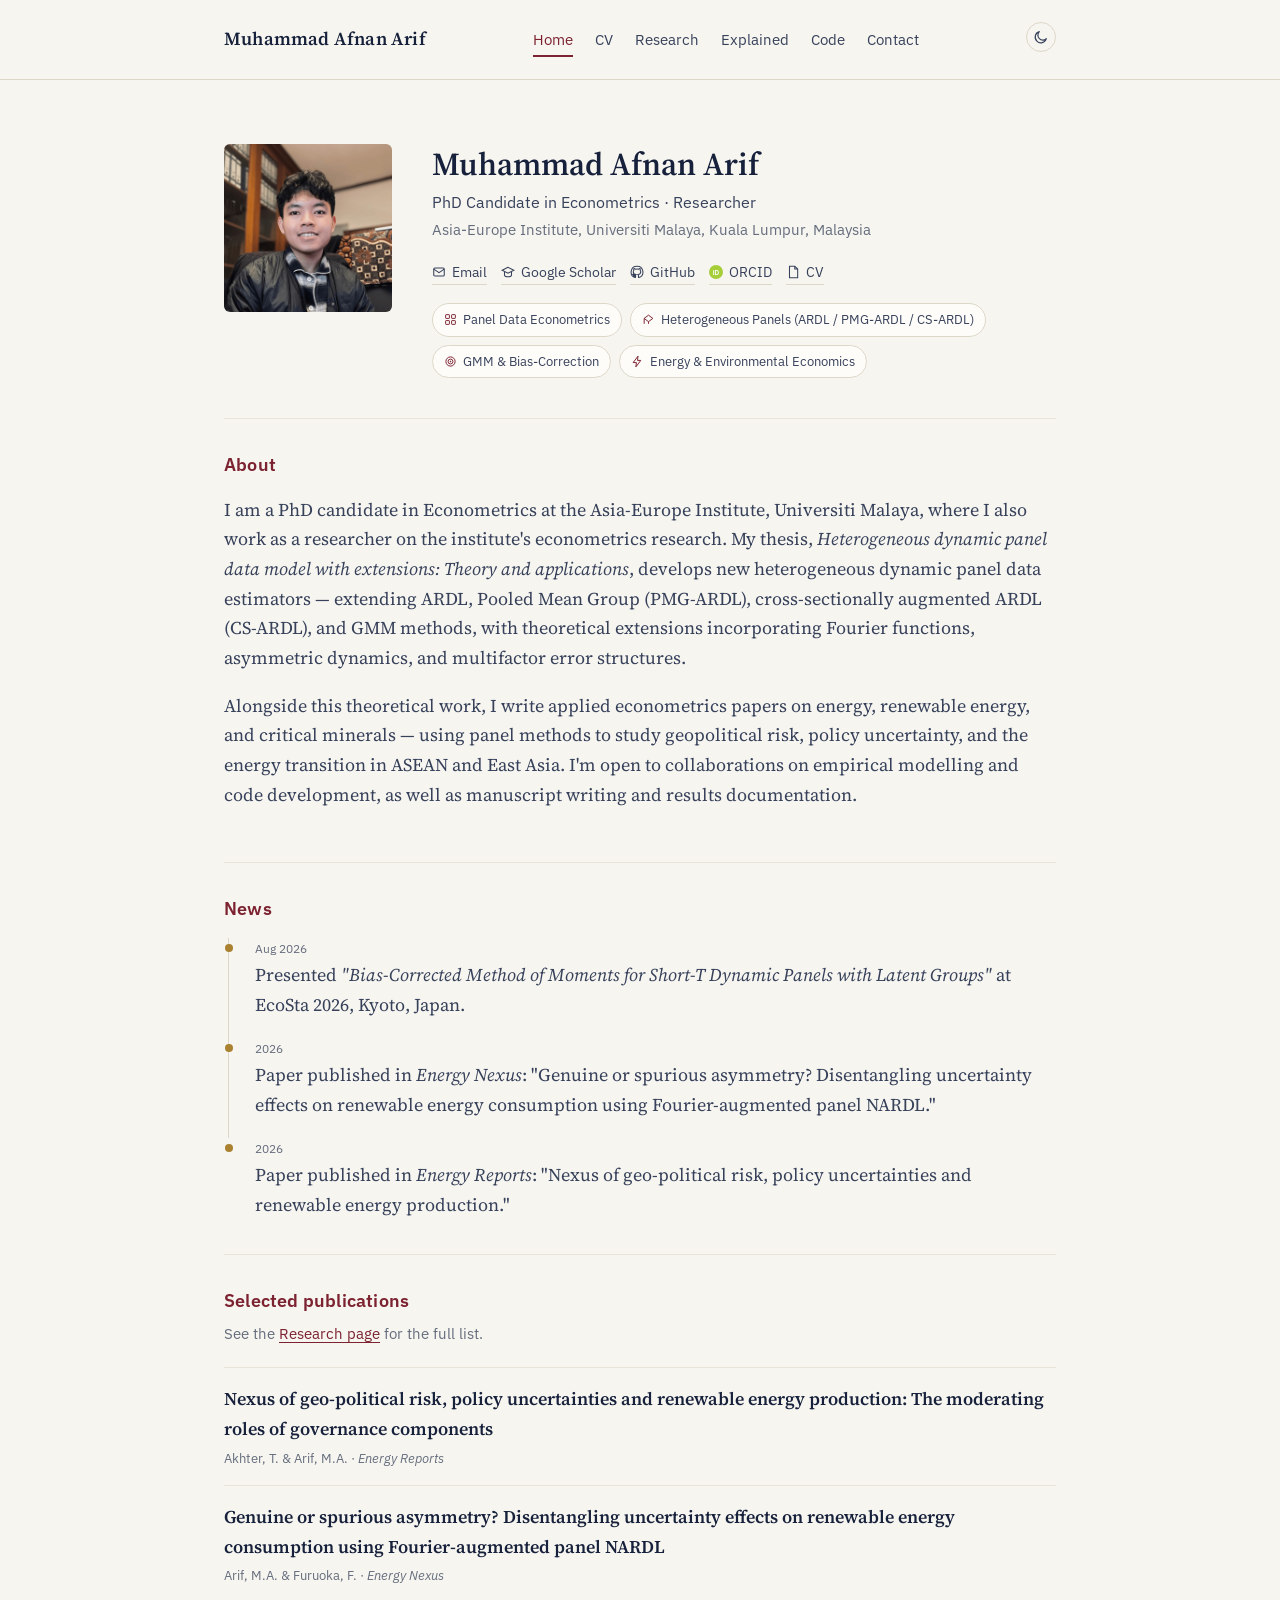
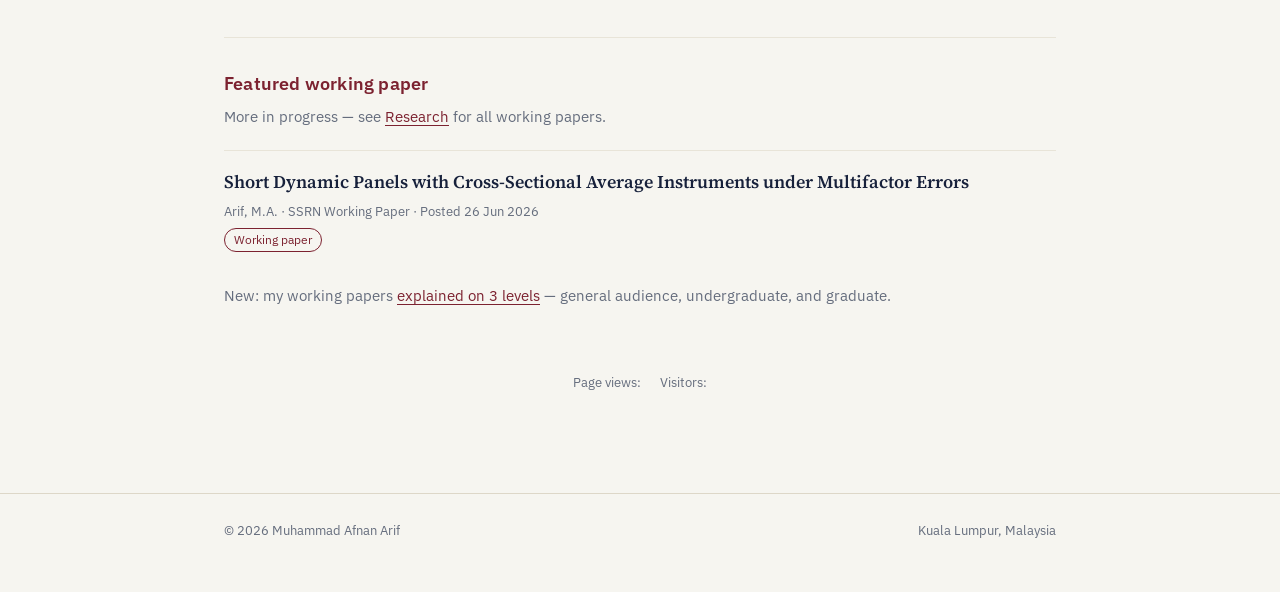
<file: index.html>
<!doctype html>
<html lang="en">
<head>
<meta charset="utf-8">
<meta name="viewport" content="width=device-width, initial-scale=1.0">
<title>Muhammad Afnan Arif</title>
<meta name="description" content="Muhammad Afnan Arif — PhD Candidate in Econometrics, Asia-Europe Institute, Universiti Malaya. Research on heterogeneous dynamic panel data models and energy economics.">
<link rel="icon" type="image/svg+xml" href="assets/favicon.svg">
<meta property="og:type" content="website">
<meta property="og:title" content="Muhammad Afnan Arif">
<meta property="og:description" content="PhD Candidate in Econometrics, Asia-Europe Institute, Universiti Malaya. Research on heterogeneous dynamic panel data models and energy economics.">
<meta property="og:image" content="https://afnanarif04.github.io/muhdafnanarif/assets/og-image.png">
<meta property="og:url" content="https://afnanarif04.github.io/muhdafnanarif/">
<meta name="twitter:card" content="summary_large_image">
<meta name="twitter:image" content="https://afnanarif04.github.io/muhdafnanarif/assets/og-image.png">
<link rel="preconnect" href="https://fonts.googleapis.com">
<link href="https://fonts.googleapis.com/css2?family=Source+Serif+4:opsz,wght@8..60,400;8..60,600;8..60,700&family=IBM+Plex+Sans:wght@400;500;600&display=swap" rel="stylesheet">
<link rel="stylesheet" href="css/style.css">
<script>(function(){try{var t=localStorage.getItem('theme');if(t)document.documentElement.setAttribute('data-theme',t);}catch(e){}})();</script>
</head>
<body data-page="home">

<header class="topbar">
  <div class="topbar-inner">
    <a class="brand" href="index.html">Muhammad Afnan Arif</a>
    <nav class="mainnav" aria-label="Primary">
      <a href="index.html" aria-current="page">Home</a>
      <a href="cv.html">CV</a>
      <a href="research.html">Research</a>
      <a href="explained.html">Explained</a>
      <a href="code.html">Code</a>
      <a href="contact.html">Contact</a>
    </nav>
    <button id="theme-toggle" class="theme-toggle" type="button" aria-label="Switch to dark mode"></button>
  </div>
</header>

<main>
  <div class="wrap-wide">

    <section class="hero">
      <div class="hero-grid">
        <div class="hero-photo">
          <img src="assets/photo.jpg" width="168" height="168" style="border-radius:6px;object-fit:cover;display:block;" alt="Muhammad Afnan Arif">
        </div>
        <div class="hero-text">
          <h1>Muhammad Afnan Arif</h1>
          <p class="hero-role">PhD Candidate in Econometrics · Researcher</p>
          <p class="hero-affil">Asia-Europe Institute, Universiti Malaya, Kuala Lumpur, Malaysia</p>

          <div class="hero-links">
            <a href="mailto:muhdafnanarif@gmail.com">
              <svg viewBox="0 0 24 24" fill="none" stroke="currentColor" stroke-width="1.8"><rect x="3" y="5" width="18" height="14" rx="2"/><path d="M3 7l9 6 9-6"/></svg>
              Email
            </a>
            <a href="https://scholar.google.com/citations?user=O4lJLBcAAAAJ" target="_blank" rel="noopener">
              <svg viewBox="0 0 24 24" fill="none" stroke="currentColor" stroke-width="1.8"><path d="M12 4 2 9l10 5 10-5-10-5Z"/><path d="M6 12v5c0 1.5 3 3 6 3s6-1.5 6-3v-5"/></svg>
              Google Scholar
            </a>
            <a href="https://github.com/afnanarif04" target="_blank" rel="noopener">
              <svg viewBox="0 0 24 24" fill="none" stroke="currentColor" stroke-width="1.8"><path d="M12 2a10 10 0 0 0-3.16 19.5c.5.1.68-.22.68-.48v-1.7c-2.78.6-3.37-1.34-3.37-1.34-.46-1.16-1.11-1.47-1.11-1.47-.9-.62.07-.6.07-.6 1 .07 1.53 1.03 1.53 1.03.9 1.52 2.34 1.08 2.91.83.09-.65.35-1.08.63-1.33-2.22-.25-4.56-1.11-4.56-4.94 0-1.09.39-1.98 1.03-2.68-.1-.25-.45-1.27.1-2.65 0 0 .84-.27 2.75 1.02a9.6 9.6 0 0 1 5 0c1.91-1.3 2.75-1.02 2.75-1.02.55 1.38.2 2.4.1 2.65.64.7 1.03 1.59 1.03 2.68 0 3.84-2.35 4.68-4.58 4.93.36.31.68.92.68 1.86v2.75c0 .27.18.58.69.48A10 10 0 0 0 12 2Z"/></svg>
              GitHub
            </a>
            <a href="https://orcid.org/0009-0008-9717-5275" target="_blank" rel="noopener">
              <svg viewBox="0 0 24 24"><circle cx="12" cy="12" r="12" fill="#A6CE39"/><text x="12" y="16.5" text-anchor="middle" font-family="Arial, sans-serif" font-size="11" font-weight="700" fill="#ffffff">iD</text></svg>
              ORCID
            </a>
            <a href="cv.html">
              <svg viewBox="0 0 24 24" fill="none" stroke="currentColor" stroke-width="1.8"><path d="M6 2h9l5 5v15H6z"/><path d="M15 2v5h5"/></svg>
              CV
            </a>
          </div>

          <ul class="tags" aria-label="Research interests">
            <li>
              <svg viewBox="0 0 24 24" fill="none" stroke="currentColor" stroke-width="1.8"><rect x="3" y="3" width="7" height="7" rx="1"/><rect x="14" y="3" width="7" height="7" rx="1"/><rect x="3" y="14" width="7" height="7" rx="1"/><rect x="14" y="14" width="7" height="7" rx="1"/></svg>
              Panel Data Econometrics
            </li>
            <li>
              <svg viewBox="0 0 24 24" fill="none" stroke="currentColor" stroke-width="1.8"><path d="M4 20V10M4 10 12 4l8 6M4 10l8 6 8-6M12 16v4"/></svg>
              Heterogeneous Panels (ARDL / PMG-ARDL / CS-ARDL)
            </li>
            <li>
              <svg viewBox="0 0 24 24" fill="none" stroke="currentColor" stroke-width="1.8"><circle cx="12" cy="12" r="8.5"/><circle cx="12" cy="12" r="4.5"/><circle cx="12" cy="12" r="0.8" fill="currentColor"/></svg>
              GMM &amp; Bias-Correction
            </li>
            <li>
              <svg viewBox="0 0 24 24" fill="none" stroke="currentColor" stroke-width="1.8"><path d="M13 2 4 14h6l-1 8 9-12h-6l1-8Z" stroke-linejoin="round"/></svg>
              Energy &amp; Environmental Economics
            </li>
          </ul>
        </div>
      </div>
    </section>

    <section class="block reveal">
      <h2>About</h2>
      <p>I am a PhD candidate in Econometrics at the Asia-Europe Institute, Universiti Malaya, where I also work as a researcher on the institute's econometrics research. My thesis, <em>Heterogeneous dynamic panel data model with extensions: Theory and applications</em>, develops new heterogeneous dynamic panel data estimators — extending ARDL, Pooled Mean Group (PMG-ARDL), cross-sectionally augmented ARDL (CS-ARDL), and GMM methods, with theoretical extensions incorporating Fourier functions, asymmetric dynamics, and multifactor error structures.</p>
      <p>Alongside this theoretical work, I write applied econometrics papers on energy, renewable energy, and critical minerals — using panel methods to study geopolitical risk, policy uncertainty, and the energy transition in ASEAN and East Asia. I'm open to collaborations on empirical modelling and code development, as well as manuscript writing and results documentation.</p>
    </section>

    <section class="block reveal">
      <h2>News</h2>
      <ul class="timeline">
        <li>
          <time>Aug 2026</time>
          <span>Presented <em>"Bias-Corrected Method of Moments for Short-T Dynamic Panels with Latent Groups"</em> at EcoSta 2026, Kyoto, Japan.</span>
        </li>
        <li>
          <time>2026</time>
          <span>Paper published in <em>Energy Nexus</em>: "Genuine or spurious asymmetry? Disentangling uncertainty effects on renewable energy consumption using Fourier-augmented panel NARDL."</span>
        </li>
        <li>
          <time>2026</time>
          <span>Paper published in <em>Energy Reports</em>: "Nexus of geo-political risk, policy uncertainties and renewable energy production."</span>
        </li>
      </ul>
      <!-- Add newer items above, newest at the top, as <li><time>...</time><span>...</span></li> -->
    </section>

    <section class="block reveal">
      <h2>Selected publications</h2>
      <p class="lede">See the <a href="research.html">Research page</a> for the full list.</p>
      <div class="entry">
        <div class="entry-title">Nexus of geo-political risk, policy uncertainties and renewable energy production: The moderating roles of governance components</div>
        <div class="entry-meta">Akhter, T. &amp; Arif, M.A. · <em>Energy Reports</em></div>
      </div>
      <div class="entry">
        <div class="entry-title">Genuine or spurious asymmetry? Disentangling uncertainty effects on renewable energy consumption using Fourier-augmented panel NARDL</div>
        <div class="entry-meta">Arif, M.A. &amp; Furuoka, F. · <em>Energy Nexus</em></div>
      </div>
    </section>

    <section class="block reveal">
      <h2>Featured working paper</h2>
      <p class="lede">More in progress — see <a href="research.html">Research</a> for all working papers.</p>
      <div class="entry">
        <div class="entry-title">Short Dynamic Panels with Cross-Sectional Average Instruments under Multifactor Errors</div>
        <div class="entry-meta">Arif, M.A. · SSRN Working Paper · Posted 26 Jun 2026</div>
        <span class="entry-status">Working paper</span>
      </div>
      <p class="lede" style="margin-top:14px; margin-bottom:0;">New: my working papers <a href="explained.html">explained on 3 levels</a> &mdash; general audience, undergraduate, and graduate.</p>
    </section>

    <section class="stats">
      <div class="stats-counts">
        <!-- Zero-setup page/site view counter (busuanzi). Populates once the
             site is live on a real URL — shows nothing on a local file. -->
        <span id="busuanzi_container_site_pv">Page views: <span id="busuanzi_value_site_pv"></span></span>
        <span id="busuanzi_container_site_uv">Visitors: <span id="busuanzi_value_site_uv"></span></span>
      </div>
      <div class="stats-map">
        <!-- EDIT: visitor world map — free 2-minute setup, see README "Visitor map" section.
             1. Go to https://clustrmaps.com/add and enter this site's URL.
             2. Copy the <script> snippet it gives you and paste it here, replacing this comment. -->
      </div>
    </section>

  </div>
</main>

<footer class="site">
  <div class="wrap-wide">
    <span>&copy; <span id="year"></span> Muhammad Afnan Arif</span>
    <span>Kuala Lumpur, Malaysia</span>
  </div>
</footer>

<script async src="https://busuanzi.ibruce.info/busuanzi/2.3/busuanzi.pure.mini.js"></script>
<script src="js/site.js" defer></script>
</body>
</html>
</file>
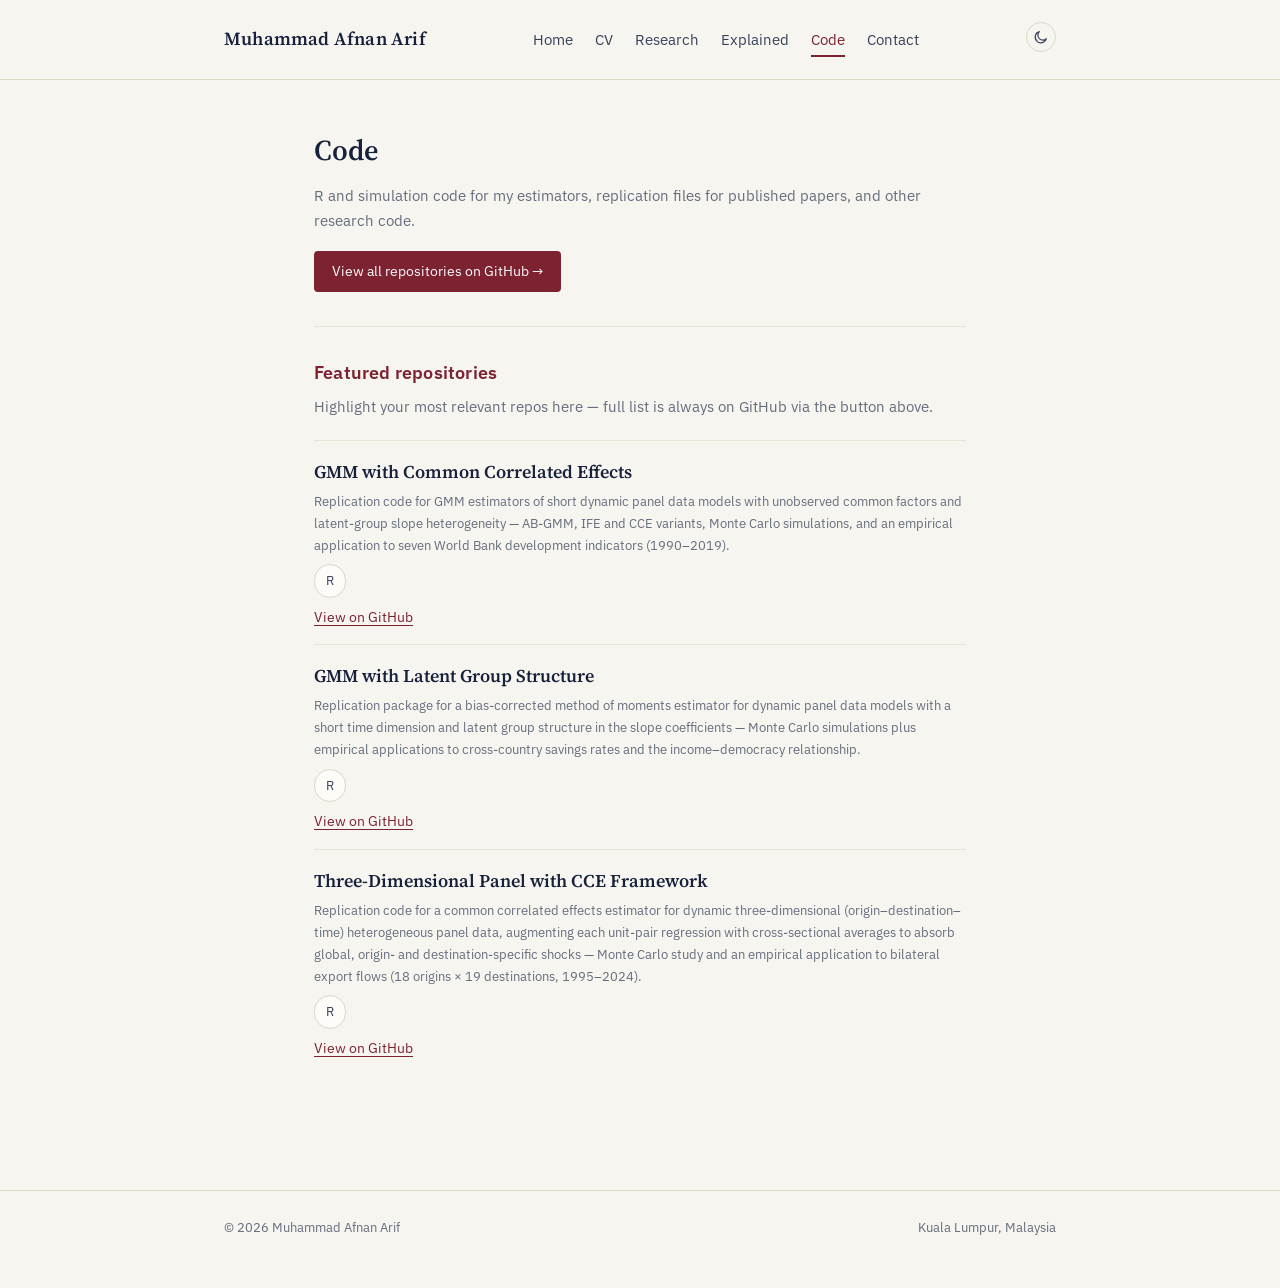
<file: code.html>
<!doctype html>
<html lang="en">
<head>
<meta charset="utf-8">
<meta name="viewport" content="width=device-width, initial-scale=1.0">
<title>Code | Muhammad Afnan Arif</title>
<link rel="icon" type="image/svg+xml" href="assets/favicon.svg">
<meta property="og:type" content="website">
<meta property="og:title" content="Code | Muhammad Afnan Arif">
<meta property="og:image" content="https://afnanarif04.github.io/muhdafnanarif/assets/og-image.png">
<meta name="twitter:card" content="summary_large_image">
<meta name="twitter:image" content="https://afnanarif04.github.io/muhdafnanarif/assets/og-image.png">
<link rel="preconnect" href="https://fonts.googleapis.com">
<link href="https://fonts.googleapis.com/css2?family=Source+Serif+4:opsz,wght@8..60,400;8..60,600;8..60,700&family=IBM+Plex+Sans:wght@400;500;600&display=swap" rel="stylesheet">
<link rel="stylesheet" href="css/style.css">
<script>(function(){try{var t=localStorage.getItem('theme');if(t)document.documentElement.setAttribute('data-theme',t);}catch(e){}})();</script>
</head>
<body>

<header class="topbar">
  <div class="topbar-inner">
    <a class="brand" href="index.html">Muhammad Afnan Arif</a>
    <nav class="mainnav" aria-label="Primary">
      <a href="index.html">Home</a>
      <a href="cv.html">CV</a>
      <a href="research.html">Research</a>
      <a href="explained.html">Explained</a>
      <a href="code.html" aria-current="page">Code</a>
      <a href="contact.html">Contact</a>
    </nav>
    <button id="theme-toggle" class="theme-toggle" type="button" aria-label="Switch to dark mode"></button>
  </div>
</header>

<main>
  <div class="wrap">

    <section class="block" style="border-top:none; padding-top:44px;">
      <h1 style="font-size:1.8rem;">Code</h1>
      <p class="lede" style="margin-top:0.4em; margin-bottom:1.2em;">R and simulation code for my estimators, replication files for published papers, and other research code.</p>
      <a class="btn" href="https://github.com/afnanarif04?tab=repositories&q=&type=&language=&sort=name" target="_blank" rel="noopener">View all repositories on GitHub →</a>
    </section>

    <section class="block">
      <h2>Featured repositories</h2>
      <p class="lede">Highlight your most relevant repos here — full list is always on GitHub via the button above.</p>

      <div class="entry">
        <div class="entry-title">GMM with Common Correlated Effects</div>
        <div class="entry-meta">Replication code for GMM estimators of short dynamic panel data models with unobserved common factors and latent-group slope heterogeneity — AB-GMM, IFE and CCE variants, Monte Carlo simulations, and an empirical application to seven World Bank development indicators (1990–2019).</div>
        <ul class="tags" style="margin-top:8px;">
          <li>R</li>
        </ul>
        <div class="entry-links">
          <a href="https://github.com/afnanarif04/12-gmm-with-common-correlated-effects" target="_blank" rel="noopener">View on GitHub</a>
        </div>
      </div>

      <div class="entry">
        <div class="entry-title">GMM with Latent Group Structure</div>
        <div class="entry-meta">Replication package for a bias-corrected method of moments estimator for dynamic panel data models with a short time dimension and latent group structure in the slope coefficients — Monte Carlo simulations plus empirical applications to cross-country savings rates and the income–democracy relationship.</div>
        <ul class="tags" style="margin-top:8px;">
          <li>R</li>
        </ul>
        <div class="entry-links">
          <a href="https://github.com/afnanarif04/21-gmm-with-latent-group-structure" target="_blank" rel="noopener">View on GitHub</a>
        </div>
      </div>

      <div class="entry">
        <div class="entry-title">Three-Dimensional Panel with CCE Framework</div>
        <div class="entry-meta">Replication code for a common correlated effects estimator for dynamic three-dimensional (origin–destination–time) heterogeneous panel data, augmenting each unit-pair regression with cross-sectional averages to absorb global, origin- and destination-specific shocks — Monte Carlo study and an empirical application to bilateral export flows (18 origins × 19 destinations, 1995–2024).</div>
        <ul class="tags" style="margin-top:8px;">
          <li>R</li>
        </ul>
        <div class="entry-links">
          <a href="https://github.com/afnanarif04/30-threedimensional-panel-with-cce-framework" target="_blank" rel="noopener">View on GitHub</a>
        </div>
      </div>
    </section>

  </div>
</main>

<footer class="site">
  <div class="wrap-wide">
    <span>&copy; <span id="year"></span> Muhammad Afnan Arif</span>
    <span>Kuala Lumpur, Malaysia</span>
  </div>
</footer>

<script src="js/site.js" defer></script>
</body>
</html>
</file>
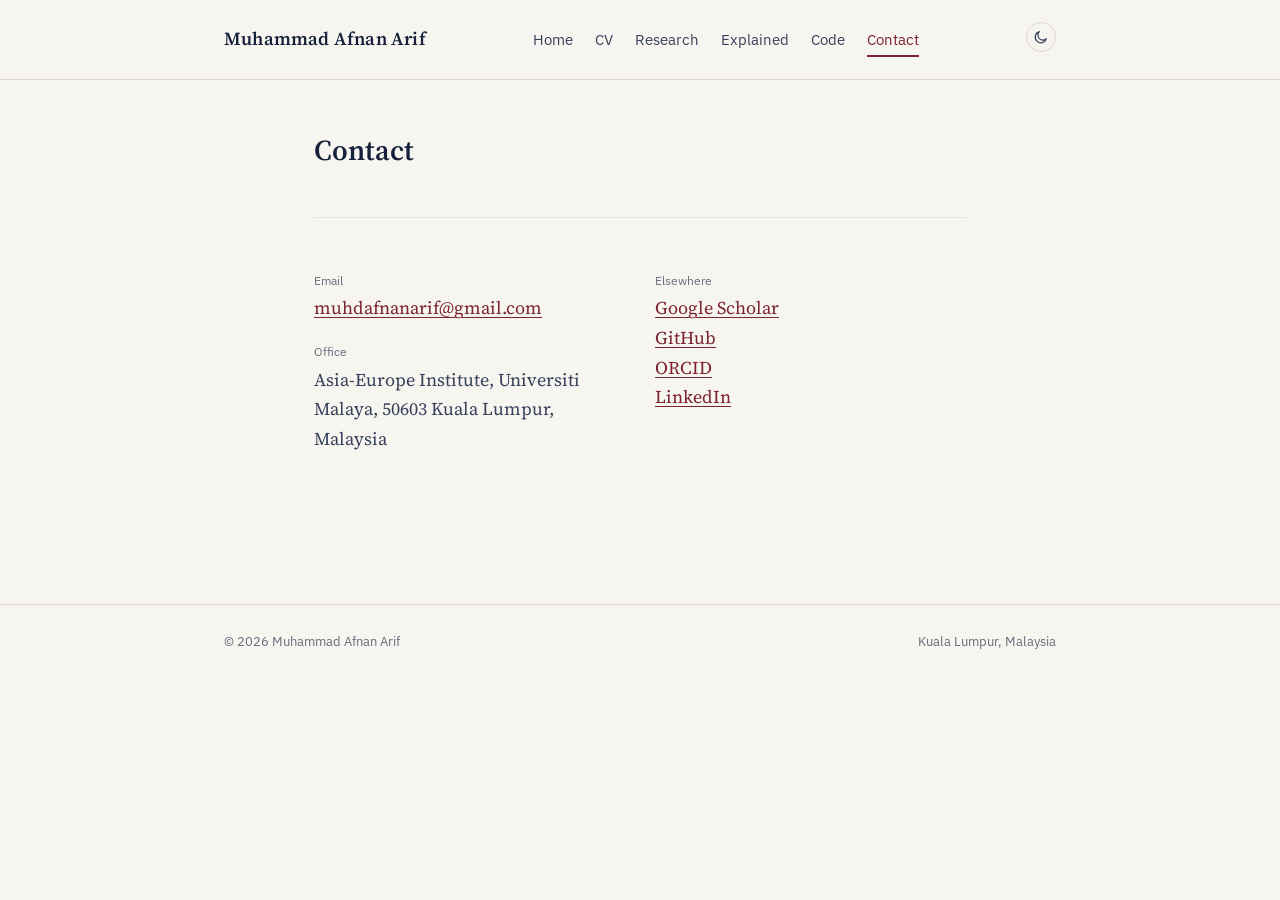
<file: contact.html>
<!doctype html>
<html lang="en">
<head>
<meta charset="utf-8">
<meta name="viewport" content="width=device-width, initial-scale=1.0">
<title>Contact | Muhammad Afnan Arif</title>
<link rel="icon" type="image/svg+xml" href="assets/favicon.svg">
<meta property="og:type" content="website">
<meta property="og:title" content="Contact | Muhammad Afnan Arif">
<meta property="og:image" content="https://afnanarif04.github.io/muhdafnanarif/assets/og-image.png">
<meta name="twitter:card" content="summary_large_image">
<meta name="twitter:image" content="https://afnanarif04.github.io/muhdafnanarif/assets/og-image.png">
<link rel="preconnect" href="https://fonts.googleapis.com">
<link href="https://fonts.googleapis.com/css2?family=Source+Serif+4:opsz,wght@8..60,400;8..60,600;8..60,700&family=IBM+Plex+Sans:wght@400;500;600&display=swap" rel="stylesheet">
<link rel="stylesheet" href="css/style.css">
<script>(function(){try{var t=localStorage.getItem('theme');if(t)document.documentElement.setAttribute('data-theme',t);}catch(e){}})();</script>
</head>
<body>

<header class="topbar">
  <div class="topbar-inner">
    <a class="brand" href="index.html">Muhammad Afnan Arif</a>
    <nav class="mainnav" aria-label="Primary">
      <a href="index.html">Home</a>
      <a href="cv.html">CV</a>
      <a href="research.html">Research</a>
      <a href="explained.html">Explained</a>
      <a href="code.html">Code</a>
      <a href="contact.html" aria-current="page">Contact</a>
    </nav>
    <button id="theme-toggle" class="theme-toggle" type="button" aria-label="Switch to dark mode"></button>
  </div>
</header>

<main>
  <div class="wrap">

    <section class="block" style="border-top:none; padding-top:44px;">
      <h1 style="font-size:1.8rem;">Contact</h1>
    </section>

    <section class="block">
      <dl class="contact-grid">
        <div class="contact-item">
          <dt>Email</dt>
          <dd><a href="mailto:muhdafnanarif@gmail.com">muhdafnanarif@gmail.com</a></dd>

          <dt>Office</dt>
          <dd>Asia-Europe Institute, Universiti Malaya, 50603 Kuala Lumpur, Malaysia</dd>
        </div>
        <div class="contact-item">
          <dt>Elsewhere</dt>
          <dd>
            <a href="https://scholar.google.com/citations?user=O4lJLBcAAAAJ">Google Scholar</a><br>
            <a href="https://github.com/afnanarif04">GitHub</a><br>
            <a href="https://orcid.org/0009-0008-9717-5275">ORCID</a><br>
            <a href="https://www.linkedin.com/in/muhd-afnan-arif/">LinkedIn</a>
          </dd>
        </div>
      </dl>
    </section>

  </div>
</main>

<footer class="site">
  <div class="wrap-wide">
    <span>&copy; <span id="year"></span> Muhammad Afnan Arif</span>
    <span>Kuala Lumpur, Malaysia</span>
  </div>
</footer>

<script src="js/site.js" defer></script>
</body>
</html>
</file>
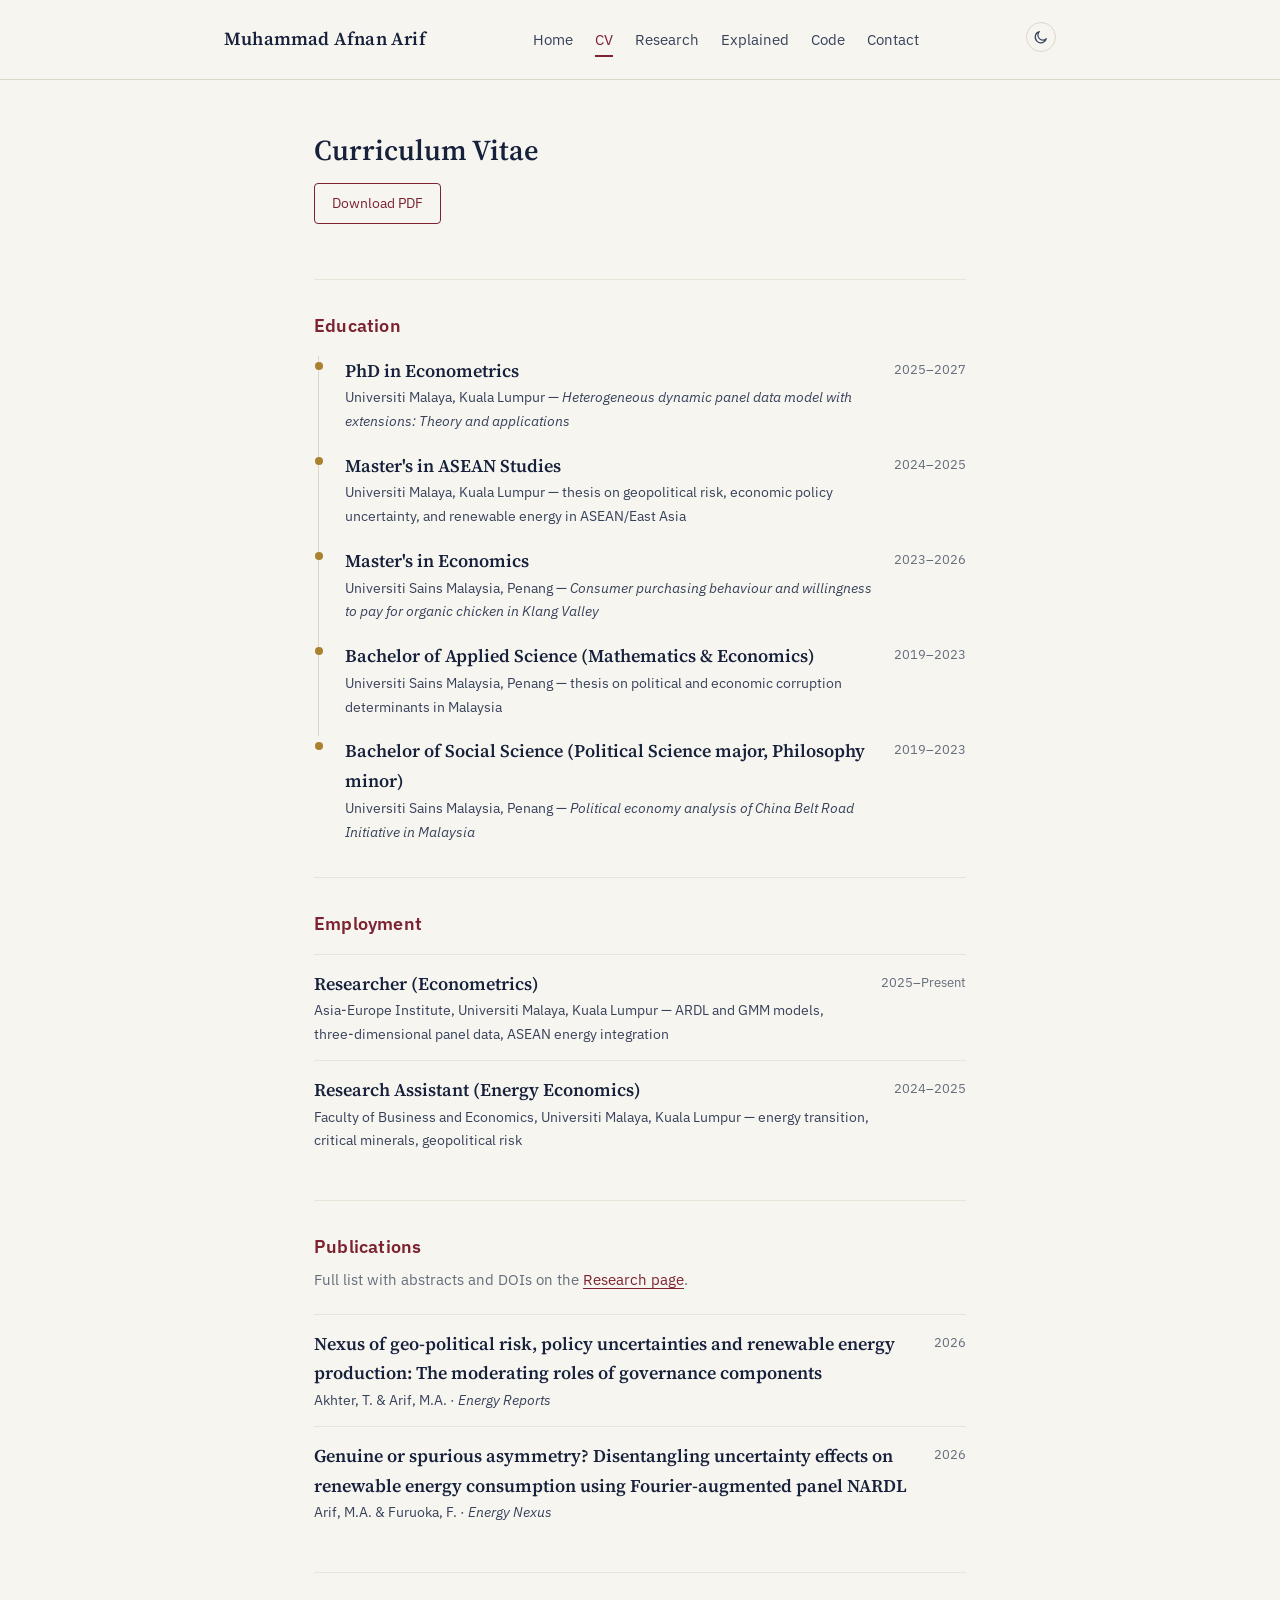
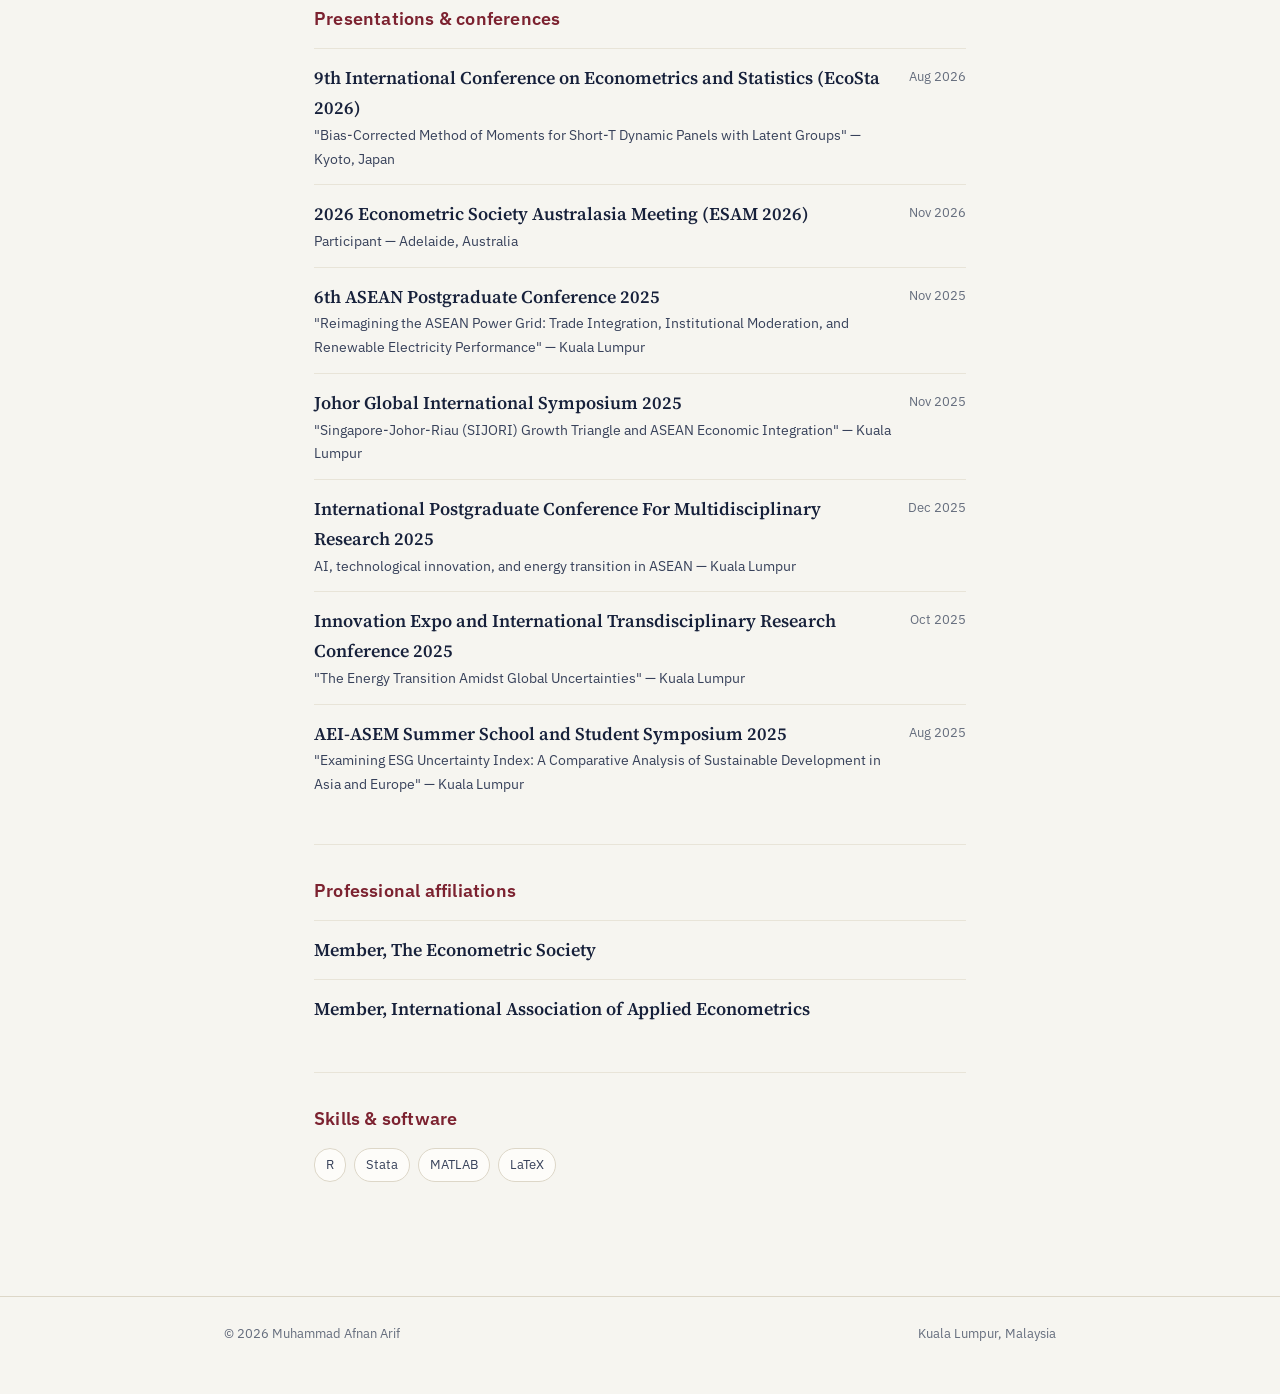
<file: cv.html>
<!doctype html>
<html lang="en">
<head>
<meta charset="utf-8">
<meta name="viewport" content="width=device-width, initial-scale=1.0">
<title>CV | Muhammad Afnan Arif</title>
<link rel="icon" type="image/svg+xml" href="assets/favicon.svg">
<meta property="og:type" content="website">
<meta property="og:title" content="CV | Muhammad Afnan Arif">
<meta property="og:image" content="https://afnanarif04.github.io/muhdafnanarif/assets/og-image.png">
<meta name="twitter:card" content="summary_large_image">
<meta name="twitter:image" content="https://afnanarif04.github.io/muhdafnanarif/assets/og-image.png">
<link rel="preconnect" href="https://fonts.googleapis.com">
<link href="https://fonts.googleapis.com/css2?family=Source+Serif+4:opsz,wght@8..60,400;8..60,600;8..60,700&family=IBM+Plex+Sans:wght@400;500;600&display=swap" rel="stylesheet">
<link rel="stylesheet" href="css/style.css">
<script>(function(){try{var t=localStorage.getItem('theme');if(t)document.documentElement.setAttribute('data-theme',t);}catch(e){}})();</script>
</head>
<body>

<header class="topbar">
  <div class="topbar-inner">
    <a class="brand" href="index.html">Muhammad Afnan Arif</a>
    <nav class="mainnav" aria-label="Primary">
      <a href="index.html">Home</a>
      <a href="cv.html" aria-current="page">CV</a>
      <a href="research.html">Research</a>
      <a href="explained.html">Explained</a>
      <a href="code.html">Code</a>
      <a href="contact.html">Contact</a>
    </nav>
    <button id="theme-toggle" class="theme-toggle" type="button" aria-label="Switch to dark mode"></button>
  </div>
</header>

<main>
  <div class="wrap">

    <section class="block" style="border-top:none; padding-top:44px;">
      <h1 style="font-size:1.8rem;">Curriculum Vitae</h1>
      <p class="lede" style="margin-top:0.4em;">
        <a class="btn-outline" href="assets/cv.pdf"><!-- EDIT: link to your actual CV PDF once uploaded to assets/ -->Download PDF</a>
      </p>
    </section>

    <section class="block">
      <h2>Education</h2>
      <ul class="timeline">
        <li>
          <div class="cv-row">
            <div class="what">
              <div class="role">PhD in Econometrics</div>
              <div class="org">Universiti Malaya, Kuala Lumpur — <em>Heterogeneous dynamic panel data model with extensions: Theory and applications</em></div>
            </div>
            <div class="when">2025–2027</div>
          </div>
        </li>
        <li>
          <div class="cv-row">
            <div class="what">
              <div class="role">Master's in ASEAN Studies</div>
              <div class="org">Universiti Malaya, Kuala Lumpur — thesis on geopolitical risk, economic policy uncertainty, and renewable energy in ASEAN/East Asia</div>
            </div>
            <div class="when">2024–2025</div>
          </div>
        </li>
        <li>
          <div class="cv-row">
            <div class="what">
              <div class="role">Master's in Economics</div>
              <div class="org">Universiti Sains Malaysia, Penang — <em>Consumer purchasing behaviour and willingness to pay for organic chicken in Klang Valley</em></div>
            </div>
            <div class="when">2023–2026</div>
          </div>
        </li>
        <li>
          <div class="cv-row">
            <div class="what">
              <div class="role">Bachelor of Applied Science (Mathematics &amp; Economics)</div>
              <div class="org">Universiti Sains Malaysia, Penang — thesis on political and economic corruption determinants in Malaysia</div>
            </div>
            <div class="when">2019–2023</div>
          </div>
        </li>
        <li>
          <div class="cv-row">
            <div class="what">
              <div class="role">Bachelor of Social Science (Political Science major, Philosophy minor)</div>
              <div class="org">Universiti Sains Malaysia, Penang — <em>Political economy analysis of China Belt Road Initiative in Malaysia</em></div>
            </div>
            <div class="when">2019–2023</div>
          </div>
        </li>
      </ul>
    </section>

    <section class="block">
      <h2>Employment</h2>
      <div class="cv-row">
        <div class="what">
          <div class="role">Researcher (Econometrics)</div>
          <div class="org">Asia-Europe Institute, Universiti Malaya, Kuala Lumpur — ARDL and GMM models, three-dimensional panel data, ASEAN energy integration</div>
        </div>
        <div class="when">2025–Present</div>
      </div>
      <div class="cv-row">
        <div class="what">
          <div class="role">Research Assistant (Energy Economics)</div>
          <div class="org">Faculty of Business and Economics, Universiti Malaya, Kuala Lumpur — energy transition, critical minerals, geopolitical risk</div>
        </div>
        <div class="when">2024–2025</div>
      </div>
    </section>

    <section class="block">
      <h2>Publications</h2>
      <p class="lede">Full list with abstracts and DOIs on the <a href="research.html">Research page</a>.</p>
      <div class="cv-row">
        <div class="what">
          <div class="role">Nexus of geo-political risk, policy uncertainties and renewable energy production: The moderating roles of governance components</div>
          <div class="org">Akhter, T. &amp; Arif, M.A. · <em>Energy Reports</em></div>
        </div>
        <div class="when">2026</div>
      </div>
      <div class="cv-row">
        <div class="what">
          <div class="role">Genuine or spurious asymmetry? Disentangling uncertainty effects on renewable energy consumption using Fourier-augmented panel NARDL</div>
          <div class="org">Arif, M.A. &amp; Furuoka, F. · <em>Energy Nexus</em></div>
        </div>
        <div class="when">2026</div>
      </div>
    </section>

    <section class="block">
      <h2>Presentations &amp; conferences</h2>
      <div class="cv-row">
        <div class="what">
          <div class="role">9th International Conference on Econometrics and Statistics (EcoSta 2026)</div>
          <div class="org">"Bias-Corrected Method of Moments for Short-T Dynamic Panels with Latent Groups" — Kyoto, Japan</div>
        </div>
        <div class="when">Aug 2026</div>
      </div>
      <div class="cv-row">
        <div class="what">
          <div class="role">2026 Econometric Society Australasia Meeting (ESAM 2026)</div>
          <div class="org">Participant — Adelaide, Australia</div>
        </div>
        <div class="when">Nov 2026</div>
      </div>
      <div class="cv-row">
        <div class="what">
          <div class="role">6th ASEAN Postgraduate Conference 2025</div>
          <div class="org">"Reimagining the ASEAN Power Grid: Trade Integration, Institutional Moderation, and Renewable Electricity Performance" — Kuala Lumpur</div>
        </div>
        <div class="when">Nov 2025</div>
      </div>
      <div class="cv-row">
        <div class="what">
          <div class="role">Johor Global International Symposium 2025</div>
          <div class="org">"Singapore-Johor-Riau (SIJORI) Growth Triangle and ASEAN Economic Integration" — Kuala Lumpur</div>
        </div>
        <div class="when">Nov 2025</div>
      </div>
      <div class="cv-row">
        <div class="what">
          <div class="role">International Postgraduate Conference For Multidisciplinary Research 2025</div>
          <div class="org">AI, technological innovation, and energy transition in ASEAN — Kuala Lumpur</div>
        </div>
        <div class="when">Dec 2025</div>
      </div>
      <div class="cv-row">
        <div class="what">
          <div class="role">Innovation Expo and International Transdisciplinary Research Conference 2025</div>
          <div class="org">"The Energy Transition Amidst Global Uncertainties" — Kuala Lumpur</div>
        </div>
        <div class="when">Oct 2025</div>
      </div>
      <div class="cv-row">
        <div class="what">
          <div class="role">AEI-ASEM Summer School and Student Symposium 2025</div>
          <div class="org">"Examining ESG Uncertainty Index: A Comparative Analysis of Sustainable Development in Asia and Europe" — Kuala Lumpur</div>
        </div>
        <div class="when">Aug 2025</div>
      </div>
    </section>

    <section class="block">
      <h2>Professional affiliations</h2>
      <div class="cv-row">
        <div class="what"><div class="role">Member, The Econometric Society</div></div>
      </div>
      <div class="cv-row">
        <div class="what"><div class="role">Member, International Association of Applied Econometrics</div></div>
      </div>
    </section>

    <section class="block">
      <h2>Skills &amp; software</h2>
      <ul class="tags" style="margin-top:0;">
        <li>R</li>
        <li>Stata</li>
        <li>MATLAB</li>
        <li>LaTeX</li>
      </ul>
    </section>

  </div>
</main>

<footer class="site">
  <div class="wrap-wide">
    <span>&copy; <span id="year"></span> Muhammad Afnan Arif</span>
    <span>Kuala Lumpur, Malaysia</span>
  </div>
</footer>

<script src="js/site.js" defer></script>
</body>
</html>
</file>
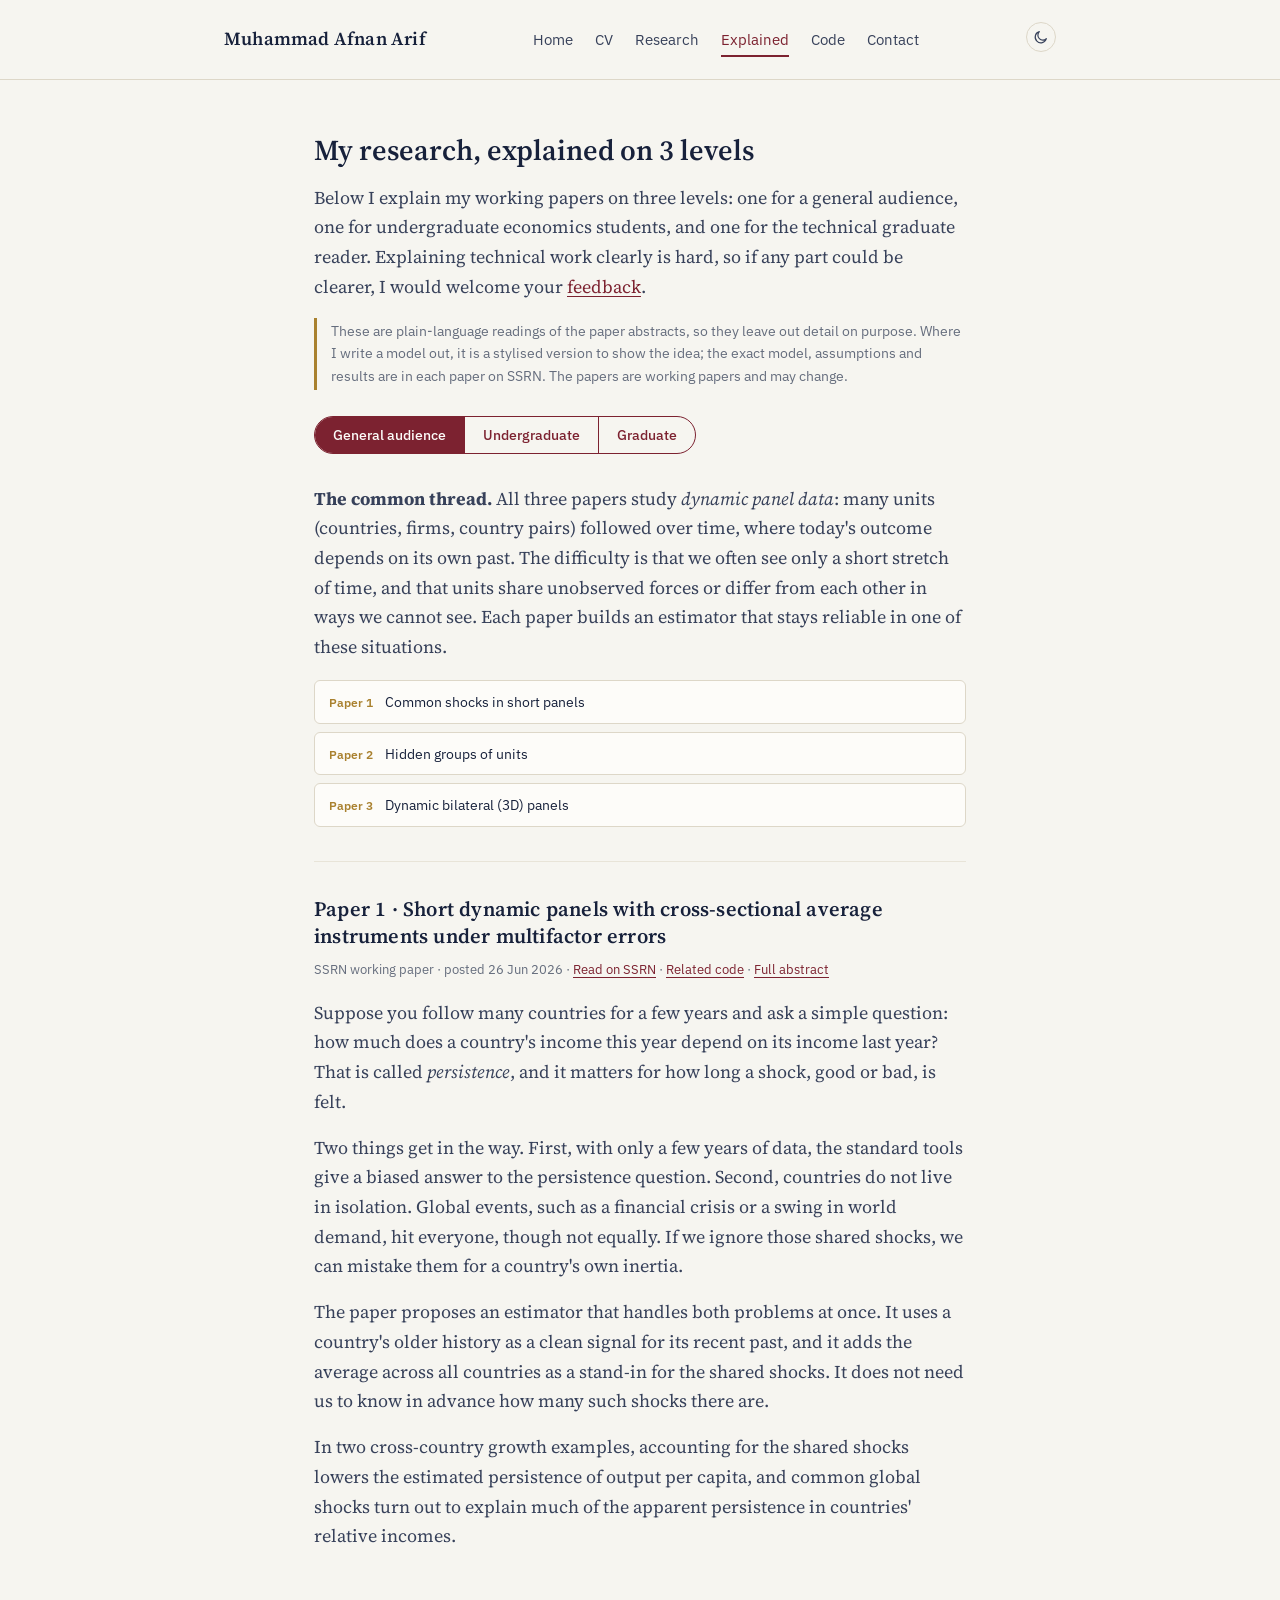
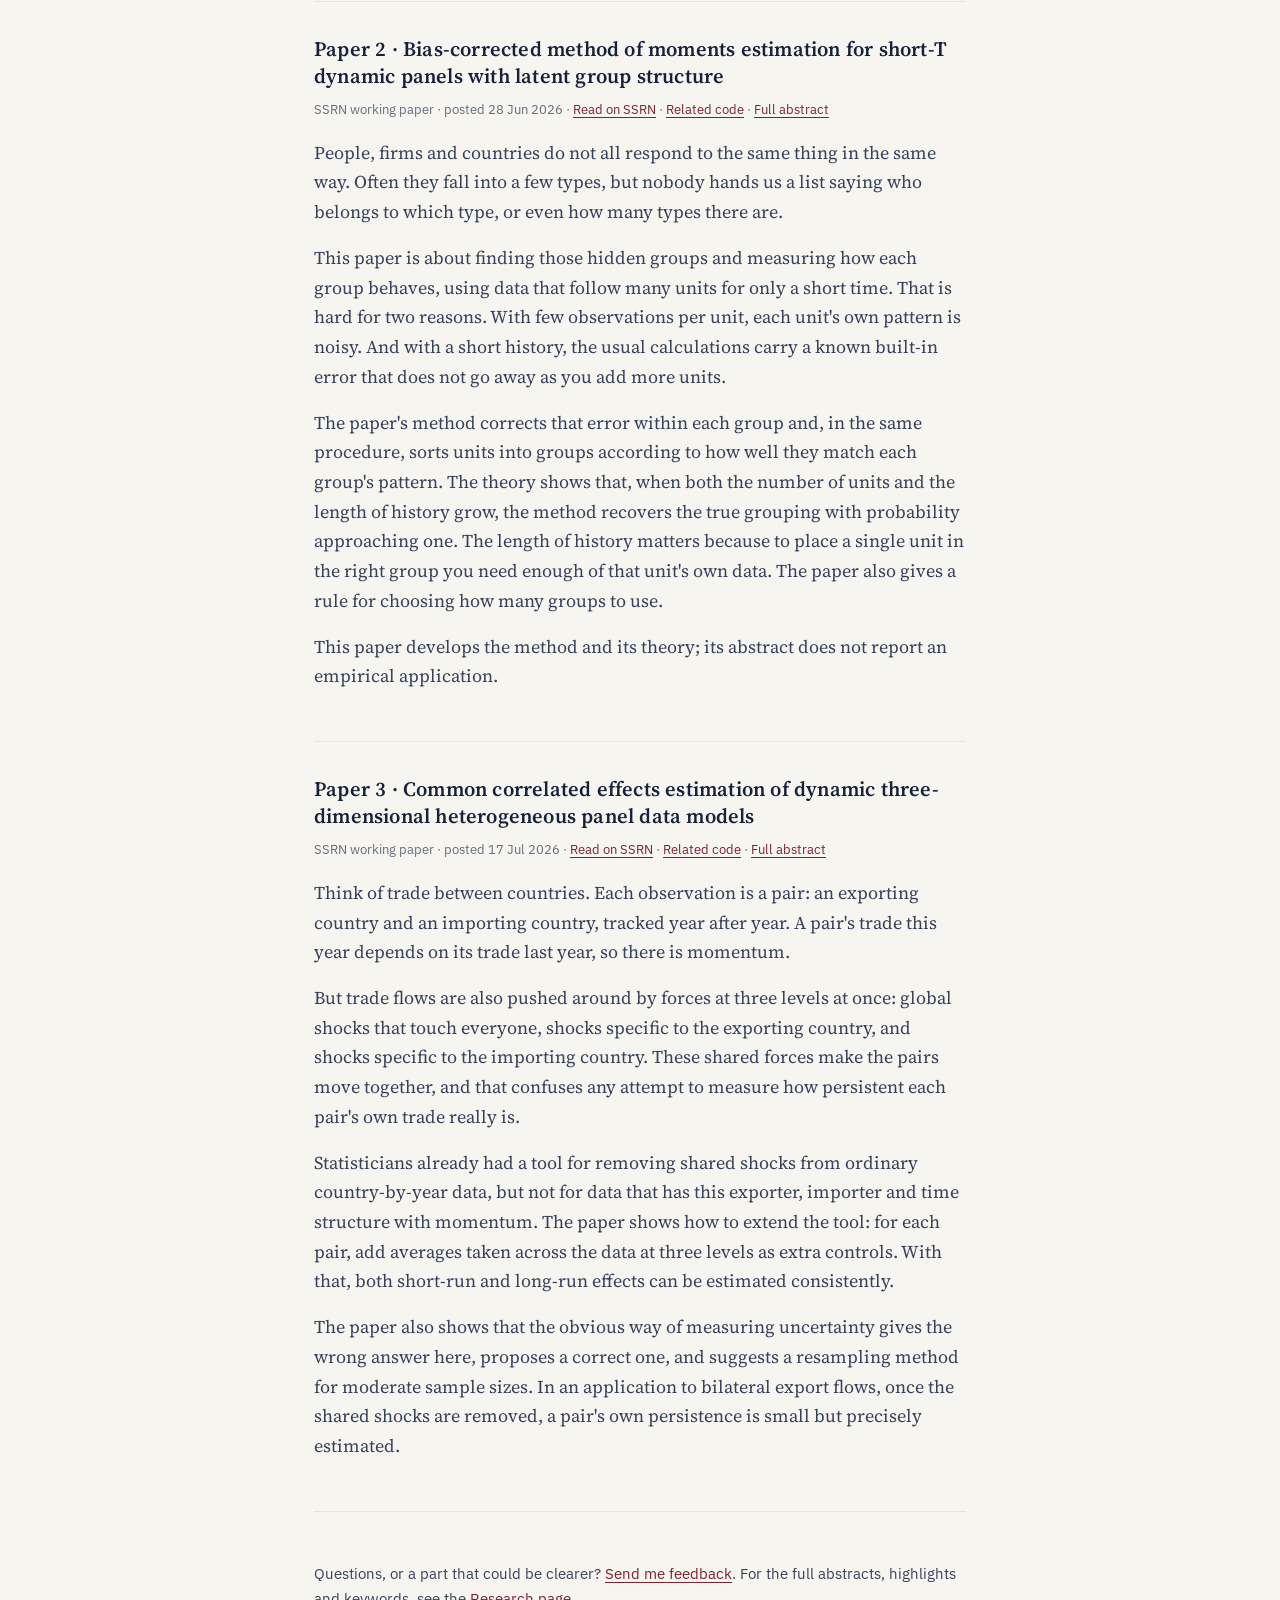
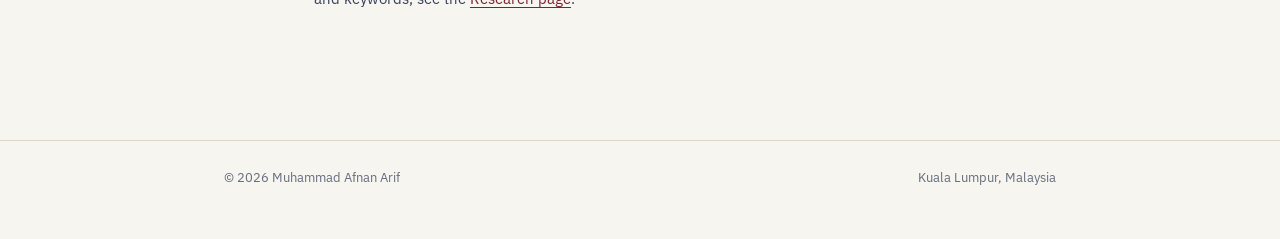
<file: explained.html>
<!doctype html>
<html lang="en">
<head>
<meta charset="utf-8">
<meta name="viewport" content="width=device-width, initial-scale=1.0">
<title>Research explained | Muhammad Afnan Arif</title>
<meta name="description" content="Muhammad Afnan Arif's working papers on dynamic panel data econometrics, explained on three levels: general audience, undergraduate economics, and graduate econometrics.">
<link rel="icon" type="image/svg+xml" href="assets/favicon.svg">
<meta property="og:type" content="website">
<meta property="og:title" content="My research, explained on 3 levels | Muhammad Afnan Arif">
<meta property="og:description" content="Three working papers on dynamic panel data models, explained for a general audience, undergraduate economics students, and graduate readers.">
<meta property="og:image" content="https://afnanarif04.github.io/muhdafnanarif/assets/og-image.png">
<meta name="twitter:card" content="summary_large_image">
<meta name="twitter:image" content="https://afnanarif04.github.io/muhdafnanarif/assets/og-image.png">
<link rel="preconnect" href="https://fonts.googleapis.com">
<link href="https://fonts.googleapis.com/css2?family=Source+Serif+4:opsz,wght@8..60,400;8..60,600;8..60,700&family=IBM+Plex+Sans:wght@400;500;600&display=swap" rel="stylesheet">
<link rel="stylesheet" href="css/style.css">
<script>(function(){try{var t=localStorage.getItem('theme');if(t)document.documentElement.setAttribute('data-theme',t);}catch(e){}})();</script>
</head>
<body data-page="explained">

<header class="topbar">
  <div class="topbar-inner">
    <a class="brand" href="index.html">Muhammad Afnan Arif</a>
    <nav class="mainnav" aria-label="Primary">
      <a href="index.html">Home</a>
      <a href="cv.html">CV</a>
      <a href="research.html">Research</a>
      <a href="explained.html" aria-current="page">Explained</a>
      <a href="code.html">Code</a>
      <a href="contact.html">Contact</a>
    </nav>
    <button id="theme-toggle" class="theme-toggle" type="button" aria-label="Switch to dark mode"></button>
  </div>
</header>

<main>
  <div class="wrap">

    <section class="block" style="border-top:none; padding-top:44px;">
      <h1 style="font-size:1.8rem;">My research, explained on 3 levels</h1>
      <p class="intro">Below I explain my working papers on three levels: one for a general audience, one for undergraduate economics students, and one for the technical graduate reader. Explaining technical work clearly is hard, so if any part could be clearer, I would welcome your <a href="mailto:muhdafnanarif@gmail.com?subject=Feedback%20on%20%22Research%20explained%22">feedback</a>.</p>

      <p class="note">These are plain-language readings of the paper abstracts, so they leave out detail on purpose. Where I write a model out, it is a stylised version to show the idea; the exact model, assumptions and results are in each paper on SSRN. The papers are working papers and may change.</p>

      <!-- Level switcher: rendered by js/site.js. Without JavaScript all three levels are simply shown one after another. -->
      <div class="level-switch" id="level-switch" role="group" aria-label="Choose an explanation level" hidden>
        <button type="button" class="level-btn" data-level="general" aria-pressed="true">General audience</button>
        <button type="button" class="level-btn" data-level="undergrad" aria-pressed="false">Undergraduate</button>
        <button type="button" class="level-btn" data-level="grad" aria-pressed="false">Graduate</button>
      </div>

      <p class="theme-line"><strong>The common thread.</strong> All three papers study <em>dynamic panel data</em>: many units (countries, firms, country pairs) followed over time, where today's outcome depends on its own past. The difficulty is that we often see only a short stretch of time, and that units share unobserved forces or differ from each other in ways we cannot see. Each paper builds an estimator that stays reliable in one of these situations.</p>

      <ul class="paper-jump" aria-label="Jump to a paper">
        <li><a href="#paper-1"><span>Paper 1</span> Common shocks in short panels</a></li>
        <li><a href="#paper-2"><span>Paper 2</span> Hidden groups of units</a></li>
        <li><a href="#paper-3"><span>Paper 3</span> Dynamic bilateral (3D) panels</a></li>
      </ul>
    </section>

    <!-- ================= PAPER 1 ================= -->
    <section class="block explained" id="paper-1">
      <h2>Paper 1 &middot; Short dynamic panels with cross-sectional average instruments under multifactor errors</h2>
      <p class="paper-meta">SSRN working paper &middot; posted 26 Jun 2026 &middot;
        <a href="https://papers.ssrn.com/sol3/papers.cfm?abstract_id=6889338" target="_blank" rel="noopener">Read on SSRN</a> &middot;
        <a href="https://github.com/afnanarif04/12-gmm-with-common-correlated-effects" target="_blank" rel="noopener">Related code</a> &middot;
        <a href="research.html">Full abstract</a></p>

      <div class="level" data-level="general">
        <h3 class="level-label">For a general audience</h3>
        <p>Suppose you follow many countries for a few years and ask a simple question: how much does a country's income this year depend on its income last year? That is called <em>persistence</em>, and it matters for how long a shock, good or bad, is felt.</p>
        <p>Two things get in the way. First, with only a few years of data, the standard tools give a biased answer to the persistence question. Second, countries do not live in isolation. Global events, such as a financial crisis or a swing in world demand, hit everyone, though not equally. If we ignore those shared shocks, we can mistake them for a country's own inertia.</p>
        <p>The paper proposes an estimator that handles both problems at once. It uses a country's older history as a clean signal for its recent past, and it adds the average across all countries as a stand-in for the shared shocks. It does not need us to know in advance how many such shocks there are.</p>
        <p>In two cross-country growth examples, accounting for the shared shocks lowers the estimated persistence of output per capita, and common global shocks turn out to explain much of the apparent persistence in countries' relative incomes.</p>
      </div>

      <div class="level" data-level="undergrad">
        <h3 class="level-label">For undergraduate economics students</h3>
        <p>Take a dynamic panel regression for unit <em>i</em> in year <em>t</em> (stylised; see the paper for the exact model):</p>
        <p class="eq">y<sub>it</sub> = &lambda; y<sub>i,t&minus;1</sub> + x<sub>it</sub>&prime;&beta; + &alpha;<sub>i</sub> + &gamma;<sub>i</sub>&prime;f<sub>t</sub> + &epsilon;<sub>it</sub></p>
        <p>Here &lambda; is the persistence we want, &alpha;<sub>i</sub> is a unit effect, and <em>f<sub>t</sub></em> are unobserved common factors (global shocks) that affect each unit through its own loading &gamma;<sub>i</sub>.</p>
        <p><strong>Problem 1: short T.</strong> The lagged dependent variable is correlated with the unit effect, so least squares gives an inconsistent estimate of &lambda; when the number of time periods is fixed. The standard fix is to first-difference to remove &alpha;<sub>i</sub> and then instrument the differenced lag with older <em>levels</em> of y.</p>
        <p><strong>Problem 2: common factors.</strong> If <em>f<sub>t</sub></em> is correlated with the regressors, it is an omitted variable. Pesaran's (2006) common correlated effects idea is to add cross-sectional averages of the data as controls, because they move with <em>f<sub>t</sub></em>.</p>
        <p>The paper combines the two: lagged levels are the instruments, and cross-sectional averages of the levels enter as controls. The estimator is consistent and asymptotically normal as the number of units grows with T held fixed, and the number of factors need not be specified. In the simulations it has the smallest median bias among the competitors considered, including when the number of factors is unknown and when the loadings are correlated with the regressors.</p>
      </div>

      <div class="level" data-level="grad">
        <h3 class="level-label">For the technical graduate reader</h3>
        <p>The paper proposes a GMM estimator for short dynamic panels with a multifactor error structure. It combines the cross-sectional average (CCE) device with internal-instrument estimation of the autoregressive parameter: the first-differenced lagged dependent variable is instrumented with lagged levels, which removes the fixed-T inconsistency of least squares, while cross-sectional averages of the levels enter as controls that absorb the factor component.</p>
        <p>Asymptotics are for N &rarr; &infin; with T fixed: the estimator is consistent and asymptotically normal, and it does not require the number of factors to be specified.</p>
        <p>Simulations compare it with competing procedures across factor configurations, including an unknown number of factors and loadings correlated with the regressors, and report the smallest median bias for the proposed estimator. Two cross-country growth applications are given: accounting for the factor structure lowers estimated persistence of output per capita, and in an income convergence panel common global shocks explain much of the apparent persistence in relative income.</p>
        <p class="aside">The exact moment conditions, the construction of the cross-sectional average controls and the regularity conditions are in the paper.</p>
      </div>
    </section>

    <!-- ================= PAPER 2 ================= -->
    <section class="block explained" id="paper-2">
      <h2>Paper 2 &middot; Bias-corrected method of moments estimation for short-T dynamic panels with latent group structure</h2>
      <p class="paper-meta">SSRN working paper &middot; posted 28 Jun 2026 &middot;
        <a href="https://papers.ssrn.com/sol3/papers.cfm?abstract_id=6889919" target="_blank" rel="noopener">Read on SSRN</a> &middot;
        <a href="https://github.com/afnanarif04/21-gmm-with-latent-group-structure" target="_blank" rel="noopener">Related code</a> &middot;
        <a href="research.html">Full abstract</a></p>

      <div class="level" data-level="general">
        <h3 class="level-label">For a general audience</h3>
        <p>People, firms and countries do not all respond to the same thing in the same way. Often they fall into a few types, but nobody hands us a list saying who belongs to which type, or even how many types there are.</p>
        <p>This paper is about finding those hidden groups and measuring how each group behaves, using data that follow many units for only a short time. That is hard for two reasons. With few observations per unit, each unit's own pattern is noisy. And with a short history, the usual calculations carry a known built-in error that does not go away as you add more units.</p>
        <p>The paper's method corrects that error within each group and, in the same procedure, sorts units into groups according to how well they match each group's pattern. The theory shows that, when both the number of units and the length of history grow, the method recovers the true grouping with probability approaching one. The length of history matters because to place a single unit in the right group you need enough of that unit's own data. The paper also gives a rule for choosing how many groups to use.</p>
        <p>This paper develops the method and its theory; its abstract does not report an empirical application.</p>
      </div>

      <div class="level" data-level="undergrad">
        <h3 class="level-label">For undergraduate economics students</h3>
        <p>Start with a dynamic panel in which the slope coefficients are not the same for everyone, but are shared within groups (stylised; see the paper for the exact model):</p>
        <p class="eq">y<sub>it</sub> = &alpha;<sub>i</sub> + &theta;<sub>g(i)</sub>&prime;z<sub>it</sub> + &epsilon;<sub>it</sub></p>
        <p>Here <em>g(i)</em> is the group of unit <em>i</em>. It is an unobserved discrete label, and the number of groups is unknown. Within a group, the coefficients &theta;<sub>g</sub> are common.</p>
        <p><strong>The bias.</strong> With a fixed number of time periods, estimating a separate unit effect &alpha;<sub>i</sub> for each unit creates the incidental parameters problem, which biases the dynamic coefficients. The paper removes the leading part of this bias within each group, using a moment condition derived from the profile score of the Gaussian likelihood.</p>
        <p><strong>The grouping.</strong> Each unit is assigned to the group whose bias-corrected moments it fits best, using a rule that minimises a quadratic form in those moments.</p>
        <p>The method extends split-panel jackknife bias correction to the case of discrete unobserved slope heterogeneity, and complements approaches based on quasi-differencing and on common correlated effects. Once units are classified, the group-specific coefficients are consistent and asymptotically normal with T fixed and N large. Recovering the partition itself needs T to grow, because the information about each unit has to accumulate. A consistent rule for selecting the number of groups is provided.</p>
      </div>

      <div class="level" data-level="grad">
        <h3 class="level-label">For the technical graduate reader</h3>
        <p>The paper proposes a bias-corrected method of moments estimator for short dynamic panels whose slopes vary across an unknown number of latent groups. Membership is an unobserved discrete classification and slopes are common within a group. The estimator combines a within-group bias-corrected moment condition, derived from the profile score of the Gaussian likelihood, with a classification rule that minimises a quadratic form in the bias-corrected moments.</p>
        <p>The leading incidental-parameters bias under fixed T is removed within groups. The classification step recovers the latent partition with probability approaching one as both N and T grow, with T entering because classifying an individual unit needs its within-unit information to accumulate. Post-classification consistency and asymptotic normality of the group-specific coefficients are established under fixed T and large N, classification consistency as T grows, and a consistent rule for selecting the number of groups is provided.</p>
        <p>Relative to the literature, the estimator extends split-panel jackknife bias correction to discrete unobserved slope heterogeneity, and it complements quasi-differencing and CCE-based approaches to unobserved heterogeneity.</p>
        <p class="aside">The abstract reports theory only. How the two asymptotic regimes are linked, and the precise conditions, are in the paper.</p>
      </div>
    </section>

    <!-- ================= PAPER 3 ================= -->
    <section class="block explained" id="paper-3">
      <h2>Paper 3 &middot; Common correlated effects estimation of dynamic three-dimensional heterogeneous panel data models</h2>
      <p class="paper-meta">SSRN working paper &middot; posted 17 Jul 2026 &middot;
        <a href="https://papers.ssrn.com/sol3/papers.cfm?abstract_id=7001958" target="_blank" rel="noopener">Read on SSRN</a> &middot;
        <a href="https://github.com/afnanarif04/30-threedimensional-panel-with-cce-framework" target="_blank" rel="noopener">Related code</a> &middot;
        <a href="research.html">Full abstract</a></p>

      <div class="level" data-level="general">
        <h3 class="level-label">For a general audience</h3>
        <p>Think of trade between countries. Each observation is a pair: an exporting country and an importing country, tracked year after year. A pair's trade this year depends on its trade last year, so there is momentum.</p>
        <p>But trade flows are also pushed around by forces at three levels at once: global shocks that touch everyone, shocks specific to the exporting country, and shocks specific to the importing country. These shared forces make the pairs move together, and that confuses any attempt to measure how persistent each pair's own trade really is.</p>
        <p>Statisticians already had a tool for removing shared shocks from ordinary country-by-year data, but not for data that has this exporter, importer and time structure with momentum. The paper shows how to extend the tool: for each pair, add averages taken across the data at three levels as extra controls. With that, both short-run and long-run effects can be estimated consistently.</p>
        <p>The paper also shows that the obvious way of measuring uncertainty gives the wrong answer here, proposes a correct one, and suggests a resampling method for moderate sample sizes. In an application to bilateral export flows, once the shared shocks are removed, a pair's own persistence is small but precisely estimated.</p>
      </div>

      <div class="level" data-level="undergrad">
        <h3 class="level-label">For undergraduate economics students</h3>
        <p>Bilateral data are indexed by an origin <em>i</em>, a destination <em>j</em> and time <em>t</em>. A stylised dynamic pair regression is (see the paper for the exact model):</p>
        <p class="eq">y<sub>ijt</sub> = &lambda;<sub>ij</sub> y<sub>ij,t&minus;1</sub> + x<sub>ijt</sub>&prime;&beta;<sub>ij</sub> + (global, origin-specific and destination-specific factors) + &epsilon;<sub>ijt</sub></p>
        <p>Slopes differ across pairs. The mean group approach estimates each pair's regression separately and then averages the estimates.</p>
        <p><strong>Why Pesaran (2006) is not enough.</strong> Common correlated effects (CCE) estimators proxy unobserved factors with cross-section averages, but that framework has been developed only for static and two-dimensional panels. When data are persistent and have this hierarchy of global, origin and destination factors, neither static 3D CCE nor dynamic 2D CCE recovers the short-run and long-run responses consistently.</p>
        <p><strong>The fix.</strong> Augment each pair regression with current and lagged cross-section averages over three margins. Consistency and asymptotic normality follow when both cross-sectional dimensions and T grow, and the convergence rate is governed by the smaller dimension.</p>
        <p><strong>Inference.</strong> The naive variance estimator based on dispersion across pairs is inconsistent here; a margin-based estimator is proposed and shown to be the only consistent choice. Plug-in estimators cannot capture all sources of estimation uncertainty, so a cross-section bootstrap is suggested for the persistence coefficient in moderate samples. Monte Carlo experiments confirm the theory.</p>
      </div>

      <div class="level" data-level="grad">
        <h3 class="level-label">For the technical graduate reader</h3>
        <p>The CCE framework of Pesaran (2006) has been developed only for static and two-dimensional panels. For dynamic three-dimensional panels with a hierarchical dependence structure, in which global, origin-specific and destination-specific factors operate simultaneously, neither static 3D CCE estimators nor dynamic 2D CCE estimators recover the short-run and long-run responses consistently.</p>
        <p>The paper shows that the CCE mean group approach extends to this setting once each pair regression is augmented with current and lagged cross-section averages over three margins. Consistency and asymptotic normality follow from the joint expansion of both cross-sectional dimensions and the time dimension, with the convergence rate governed by the smaller dimension.</p>
        <p>The naive pair-dispersion variance estimator is inconsistent in this setting. A margin-based variance estimator is proposed and shown to be the only consistent choice. Since standard plug-in estimators cannot account for all sources of estimation uncertainty, a cross-section bootstrap is suggested for inference on the persistence coefficient in moderate samples. Monte Carlo experiments confirm the theoretical results, and an application to bilateral export flows recovers a small but precisely estimated idiosyncratic persistence once the hierarchical factor structure is absorbed.</p>
        <p class="aside">The definition of the three margins and the conditions for the rate result are in the paper.</p>
      </div>
    </section>

    <section class="block">
      <p class="closing">Questions, or a part that could be clearer? <a href="mailto:muhdafnanarif@gmail.com?subject=Feedback%20on%20%22Research%20explained%22">Send me feedback</a>. For the full abstracts, highlights and keywords, see the <a href="research.html">Research page</a>.</p>
    </section>

  </div>
</main>

<footer class="site">
  <div class="wrap-wide">
    <span>&copy; <span id="year"></span> Muhammad Afnan Arif</span>
    <span>Kuala Lumpur, Malaysia</span>
  </div>
</footer>

<script src="js/site.js" defer></script>
</body>
</html>
</file>
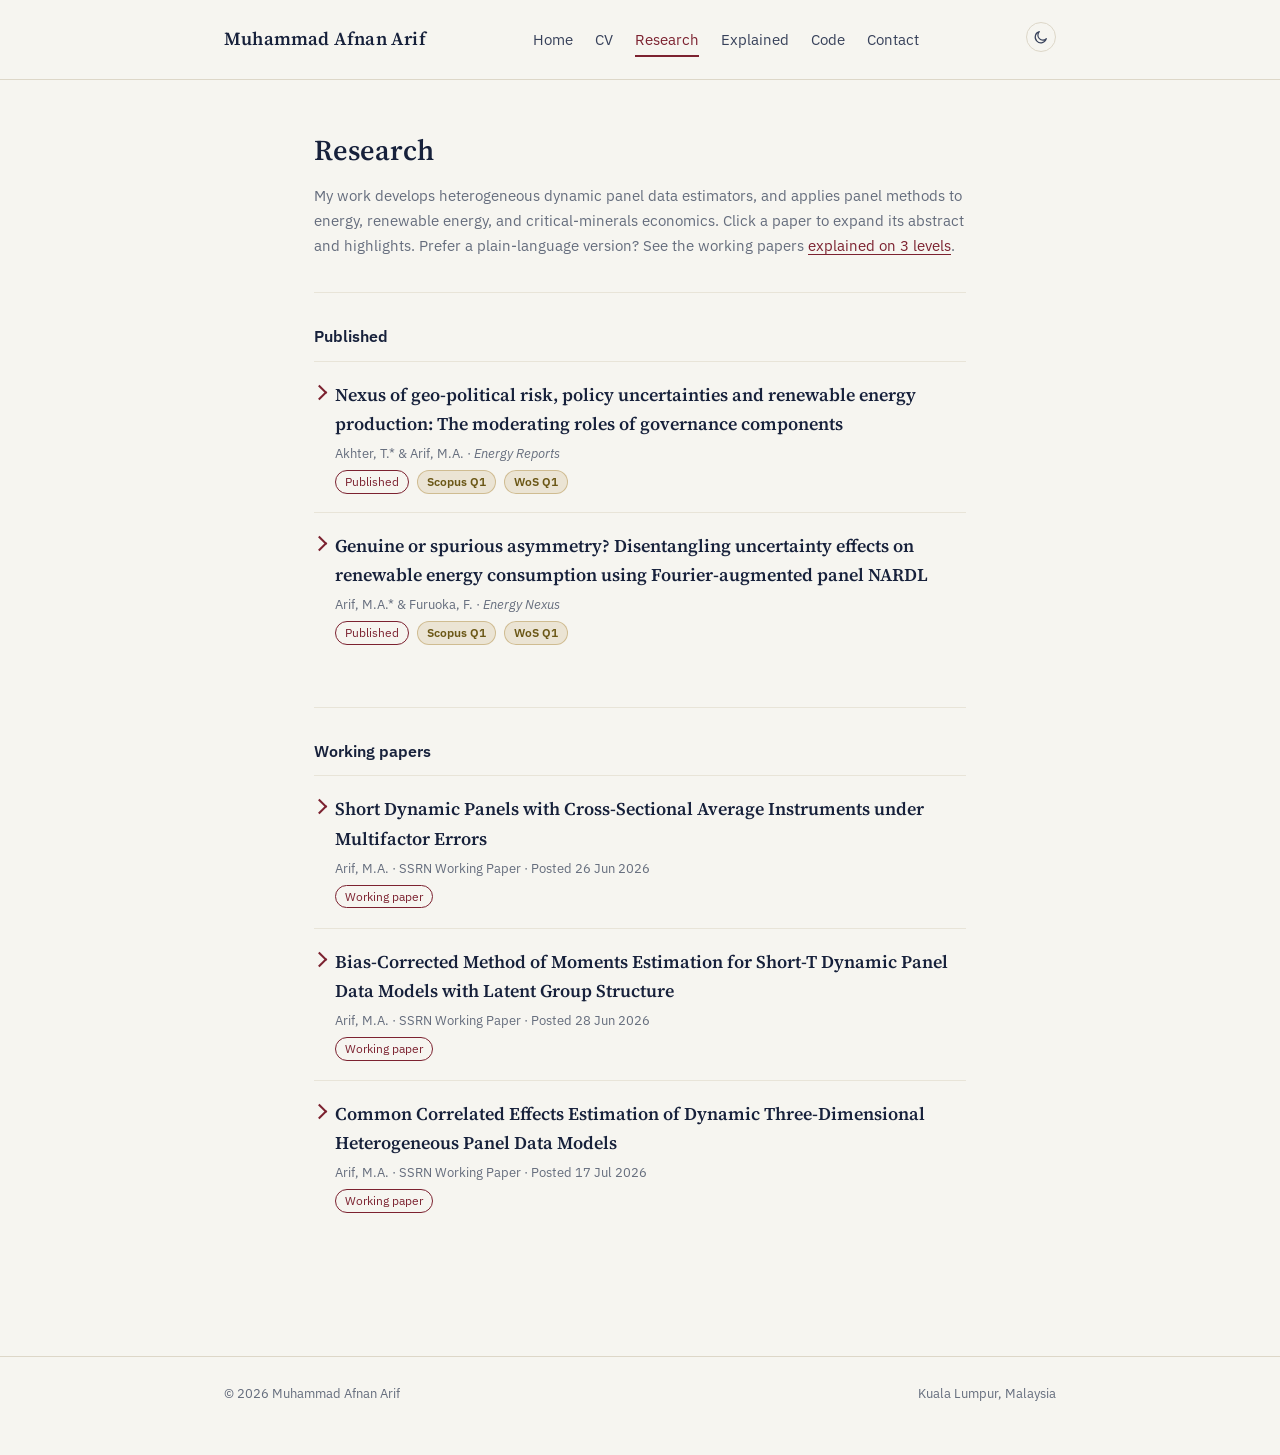
<file: research.html>
<!doctype html>
<html lang="en">
<head>
<meta charset="utf-8">
<meta name="viewport" content="width=device-width, initial-scale=1.0">
<title>Research | Muhammad Afnan Arif</title>
<link rel="icon" type="image/svg+xml" href="assets/favicon.svg">
<meta property="og:type" content="website">
<meta property="og:title" content="Research | Muhammad Afnan Arif">
<meta property="og:image" content="https://afnanarif04.github.io/muhdafnanarif/assets/og-image.png">
<meta name="twitter:card" content="summary_large_image">
<meta name="twitter:image" content="https://afnanarif04.github.io/muhdafnanarif/assets/og-image.png">
<link rel="preconnect" href="https://fonts.googleapis.com">
<link href="https://fonts.googleapis.com/css2?family=Source+Serif+4:opsz,wght@8..60,400;8..60,600;8..60,700&family=IBM+Plex+Sans:wght@400;500;600&display=swap" rel="stylesheet">
<link rel="stylesheet" href="css/style.css">
<script>(function(){try{var t=localStorage.getItem('theme');if(t)document.documentElement.setAttribute('data-theme',t);}catch(e){}})();</script>
</head>
<body>

<header class="topbar">
  <div class="topbar-inner">
    <a class="brand" href="index.html">Muhammad Afnan Arif</a>
    <nav class="mainnav" aria-label="Primary">
      <a href="index.html">Home</a>
      <a href="cv.html">CV</a>
      <a href="research.html" aria-current="page">Research</a>
      <a href="explained.html">Explained</a>
      <a href="code.html">Code</a>
      <a href="contact.html">Contact</a>
    </nav>
    <button id="theme-toggle" class="theme-toggle" type="button" aria-label="Switch to dark mode"></button>
  </div>
</header>

<main>
  <div class="wrap">

    <section class="block" style="border-top:none; padding-top:44px;">
      <h1 style="font-size:1.8rem;">Research</h1>
      <p class="lede" style="margin-top:0.4em; margin-bottom:0;">My work develops heterogeneous dynamic panel data estimators, and applies panel methods to energy, renewable energy, and critical-minerals economics. Click a paper to expand its abstract and highlights. Prefer a plain-language version? See the working papers <a href="explained.html">explained on 3 levels</a>.</p>
    </section>

    <section class="block">
      <div class="entry-group">
        <h3>Published</h3>

        <details class="paper">
          <summary>
            <div class="summary-text">
              <div class="entry-title">Nexus of geo-political risk, policy uncertainties and renewable energy production: The moderating roles of governance components</div>
              <div class="entry-meta">Akhter, T.* &amp; Arif, M.A. · <em>Energy Reports</em></div>
              <div class="badge-row">
                <span class="entry-status">Published</span>
                <span class="qbadge">Scopus Q1</span>
                <span class="qbadge">WoS Q1</span>
              </div>
            </div>
          </summary>
          <div class="paper-body">
            <h4>Abstract</h4>
            <p class="abstract">This study investigates the impact of geopolitical risk, climate policy uncertainty, economic policy uncertainty, and energy-related uncertainty on renewable energy production in ASEAN and East Asian countries, while examining the moderating role of governance quality across six dimensions. Using a comprehensive panel dataset from 1990 to 2024, the analysis employs Fully Modified Ordinary Least Squares (FMOLS), panel Granger causality, nonlinear autoregressive distributed lag (NARDL), and structural break tests to capture long-run relationships, directional causality, asymmetric effects, and temporal shocks. The findings reveal that uncertainties, particularly economic policy uncertainty and geo-political risk, negatively affect renewable energy output, especially in weaker institutional environments. Governance dimensions such as control of corruption, government effectiveness, and political stability significantly moderate these impacts, while others governance indicators show limited or selective interaction effects. The NARDL results highlight asymmetric responses, where positive changes in uncertainty drive more pronounced impacts than negative shifts. Structural break analysis confirms the evolving nature of uncertainty effects during major global crises. The study underscores the importance of governance-sensitive and adaptive policy frameworks to shield clean energy productions from volatility and enhance energy resilience across the region.</p>
            <h4>Highlights</h4>
            <ul class="highlights">
              <li>Governance reduces geopolitical risk and policy uncertainty impacts on renewable energy production.</li>
              <li>Energy-related uncertainty is structurally resistant to governance that requires sector-specific stabilization measures.</li>
              <li>The transitions to renewables in ASEAN and East Asian region depend on tailored institutional strategies.</li>
              <li>Impacts of policy uncertainties on renewable energy exhibit strong asymmetric dynamics.</li>
              <li>Effective renewable energy transitions require combined institutional and market-based instruments.</li>
            </ul>
            <h4>Keywords</h4>
            <p class="abstract">Renewable energy production; Policy uncertainty; Geopolitical risk; Governance quality; ASEAN and East Asia; Asymmetric effects</p>
            <div class="entry-links">
              <a href="https://doi.org/10.1016/j.egyr.2026.109417" target="_blank" rel="noopener">DOI</a>
            </div>
          </div>
        </details>

        <details class="paper">
          <summary>
            <div class="summary-text">
              <div class="entry-title">Genuine or spurious asymmetry? Disentangling uncertainty effects on renewable energy consumption using Fourier-augmented panel NARDL</div>
              <div class="entry-meta">Arif, M.A.* &amp; Furuoka, F. · <em>Energy Nexus</em></div>
              <div class="badge-row">
                <span class="entry-status">Published</span>
                <span class="qbadge">Scopus Q1</span>
                <span class="qbadge">WoS Q1</span>
              </div>
            </div>
          </summary>
          <div class="paper-body">
            <h4>Abstract</h4>
            <p class="abstract">A growing body of evidence documents asymmetric effects of uncertainty on renewable energy consumption, yet whether these asymmetries reflect genuine nonlinear responses or artefacts of unmodelled structural change remains unresolved. This study addresses that question using a balanced panel of 37 OECD countries over the period 1990 to 2024. The analysis employs a Pooled Mean Group Nonlinear ARDL framework augmented with trigonometric Fourier terms that capture smooth deterministic shifts without requiring prior knowledge of their number, timing, or functional form. Three uncertainty dimensions are examined simultaneously: climate policy uncertainty, energy-related uncertainty, and geopolitical risk. The results reveal that long-run asymmetry is genuine and variable-specific rather than uniform. Geopolitical risk displays the most pronounced asymmetry: adverse geopolitical shocks reduce renewable energy consumption substantially more than favourable shocks promote it. Climate policy uncertainty exhibits largely symmetric effects in the baseline model but undergoes a sign reversal for positive shocks once Fourier terms absorb smooth structural trends, demonstrating that uncontrolled structural change can mask underlying asymmetric patterns. Energy-related uncertainty shows the weakest asymmetric response. Long-run asymmetry is confirmed across specifications, establishing that the detected nonlinearities reflect genuine uncertainty-driven responses rather than unmodelled structural change. Short-run asymmetric effects are generally limited across all uncertainty dimensions, indicating that asymmetric transmission operates primarily through long-run adjustment channels. These findings underscore the importance of stable climate policy frameworks and geopolitical risk hedging strategies for sustaining the renewable energy transition in advanced economies.</p>
            <h4>Highlights</h4>
            <ul class="highlights">
              <li>Fourier-augmented panel NARDL framework distinguishes genuine asymmetric uncertainty effects from smooth structural change.</li>
              <li>Geopolitical risk shows strongest long-run asymmetric effect on renewable energy.</li>
              <li>Climate policy uncertainty reverses sign under Fourier augmentation, revealing hidden asymmetry.</li>
              <li>Energy-related uncertainty exerts weakest asymmetric effects.</li>
              <li>Long-run asymmetry dominates; short-run effects limited, implying uncertainty shapes renewable transition through persistent channels.</li>
            </ul>
            <h4>Keywords</h4>
            <p class="abstract">Renewable energy consumption; Climate policy uncertainty; Energy-related uncertainty; Geopolitical risk; Pooled mean group; Fourier NARDL model</p>
            <div class="entry-links">
              <a href="https://doi.org/10.1016/j.nexus.2026.100759" target="_blank" rel="noopener">DOI</a>
            </div>
          </div>
        </details>
      </div>
    </section>

    <section class="block">
      <div class="entry-group">
        <h3>Working papers</h3>

        <details class="paper">
          <summary>
            <div class="summary-text">
              <div class="entry-title">Short Dynamic Panels with Cross-Sectional Average Instruments under Multifactor Errors</div>
              <div class="entry-meta">Arif, M.A. · SSRN Working Paper · Posted 26 Jun 2026</div>
              <span class="entry-status">Working paper</span>
            </div>
          </summary>
          <div class="paper-body">
            <h4>Abstract</h4>
            <p class="abstract">This paper proposes a generalised method of moments estimator for short dynamic panel data models in which the error structure contains unobserved common factors. The estimator combines the cross-sectional average device with internal instrumental variable estimation of the autoregressive parameter. The first-differenced lagged dependent variable is instrumented with lagged levels, which removes the bias that renders least squares estimation of the dynamic coefficient inconsistent under a fixed time dimension, while cross-sectional averages of the levels enter as controls that absorb the factor component. The estimator is consistent and asymptotically normal as the cross-section dimension diverges with the time dimension held fixed, and it does not require the number of factors to be specified. A simulation study shows that the estimator achieves the smallest median bias among competing procedures across a range of factor configurations, including settings in which the number of factors is unknown and in which the factor loadings are correlated with the regressors. The practical value of the estimator is illustrated with two cross-country growth applications. The first shows that accounting for the factor structure lowers the estimated persistence of output per capita. The second, an income convergence panel, shows that common global shocks explain much of the apparent persistence in cross-country relative income.</p>
            <h4>Highlights</h4>
            <ul class="highlights">
              <li>Proposes a GMM estimator for short dynamic panels with unobserved common factors in the errors.</li>
              <li>Instruments the differenced lagged dependent variable with lagged levels; cross-sectional averages absorb the factor structure.</li>
              <li>Consistent and asymptotically normal as N&rarr;&infin; with T fixed, without needing the number of factors specified.</li>
              <li>Achieves the smallest median bias among competing estimators across a range of factor configurations in simulations.</li>
              <li>Applied to cross-country growth data: the factor structure lowers estimated persistence and explains much of the apparent income-convergence persistence.</li>
            </ul>
            <h4>Keywords</h4>
            <p class="abstract">Dynamic Panel Data; Cross-Sectional Dependence; Common Correlated Effects; Generalised Method of Moments; Fixed-T Asymptotics</p>
            <div class="entry-links">
              <a href="https://papers.ssrn.com/sol3/papers.cfm?abstract_id=6889338" target="_blank" rel="noopener">SSRN</a>
            </div>
          </div>
        </details>

        <details class="paper">
          <summary>
            <div class="summary-text">
              <div class="entry-title">Bias-Corrected Method of Moments Estimation for Short-T Dynamic Panel Data Models with Latent Group Structure</div>
              <div class="entry-meta">Arif, M.A. · SSRN Working Paper · Posted 28 Jun 2026</div>
              <span class="entry-status">Working paper</span>
            </div>
          </summary>
          <div class="paper-body">
            <h4>Abstract</h4>
            <p class="abstract">This paper proposes a bias-corrected method of moments estimator for short dynamic panel data models in which the slope coefficients vary across an unknown number of latent groups. Group membership is treated as an unobserved discrete classification, and within each group the slope coefficients are common. The estimator combines a within-group bias-corrected moment condition derived from the profile score of the Gaussian likelihood with a classification rule that minimises a quadratic form in the bias-corrected moments. The leading bias arising from the incidental parameters problem under fixed time dimension is removed within groups, and the classification step recovers the latent partition with probability approaching one as both the cross-sectional and the time dimensions grow, with the time dimension entering because classification of individual units requires the within-unit information to accumulate. The proposed estimator extends established split-panel jackknife bias correction methods to settings with discrete unobserved heterogeneity in the slopes, and it complements existing approaches based on quasi-differencing and the common correlated effects principle. Post-classification consistency and asymptotic normality of the group-specific coefficients are established under fixed time dimension and large cross-section, classification consistency is established as the time dimension grows, and a consistent rule for selecting the number of groups is provided.</p>
            <h4>Highlights</h4>
            <ul class="highlights">
              <li>Bias-corrected method of moments estimator for short dynamic panels with an unknown number of latent slope groups.</li>
              <li>Combines a within-group bias-corrected moment condition with a classification rule minimising a quadratic form in those moments.</li>
              <li>Removes the incidental-parameters bias under a fixed time dimension while recovering the latent group partition.</li>
              <li>Extends split-panel jackknife bias correction to settings with discrete unobserved slope heterogeneity.</li>
              <li>Establishes post-classification consistency and asymptotic normality, plus a consistent rule for selecting the number of groups.</li>
            </ul>
            <h4>Keywords</h4>
            <p class="abstract">Dynamic Panel Data; Bias Correction; Method of Moments; Latent Group Heterogeneity; Short Panels</p>
            <div class="entry-links">
              <a href="https://papers.ssrn.com/sol3/papers.cfm?abstract_id=6889919" target="_blank" rel="noopener">SSRN</a>
            </div>
          </div>
        </details>

        <details class="paper">
          <summary>
            <div class="summary-text">
              <div class="entry-title">Common Correlated Effects Estimation of Dynamic Three-Dimensional Heterogeneous Panel Data Models</div>
              <div class="entry-meta">Arif, M.A. · SSRN Working Paper · Posted 17 Jul 2026</div>
              <span class="entry-status">Working paper</span>
            </div>
          </summary>
          <div class="paper-body">
            <h4>Abstract</h4>
            <p class="abstract">Cross-section average-augmented panel regressions introduced by Pesaran (2006) have become a popular empirical tool for estimating panel data models with common factors, but the corresponding common correlated effects (CCE) framework has been developed only for static and two-dimensional panels. When bilateral data exhibit persistent dynamics and a hierarchical dependence structure in which global, origin-specific, and destination-specific factors operate simultaneously, neither static three-dimensional CCE estimators nor dynamic two-dimensional CCE estimators recover the short-run and long-run responses consistently. This paper shows that the CCE mean group approach extends to dynamic three-dimensional panels once each pair regression is augmented with current and lagged cross-section averages over three margins. Consistency and asymptotic normality follow from the joint expansion of both cross-sectional dimensions and the time dimension, with the convergence rate governed by the smaller dimension. Because the naive pair-dispersion variance estimator is inconsistent in this setting, a margin-based estimator is proposed and shown to be the only consistent choice. As standard plug-in estimators cannot account for all sources of estimation uncertainty, a cross-section bootstrap is suggested for inference on the persistence coefficient in moderate samples. An application to bilateral export flows recovers a small but precisely estimated idiosyncratic persistence once the hierarchical factor structure is absorbed, and Monte Carlo experiments confirm the theoretical results.</p>
            <h4>Highlights</h4>
            <ul class="highlights">
              <li>Extends the common correlated effects (CCE) framework to dynamic three-dimensional (bilateral) panels with hierarchical factor structures.</li>
              <li>Augments each pair regression with current and lagged cross-section averages over three margins to recover consistent short- and long-run responses.</li>
              <li>Shows the naive pair-dispersion variance estimator is inconsistent and proposes a margin-based estimator as the only consistent choice.</li>
              <li>Proposes a cross-section bootstrap for inference on the persistence coefficient in moderate samples.</li>
              <li>Applied to bilateral export flows: recovers small, precisely estimated idiosyncratic persistence once the hierarchical factor structure is absorbed.</li>
            </ul>
            <h4>Keywords</h4>
            <p class="abstract">Three-Dimensional Panels; Common Correlated Effects; Dynamic Heterogeneous Panels; Cross-Sectional Dependence</p>
            <div class="entry-links">
              <a href="https://papers.ssrn.com/sol3/papers.cfm?abstract_id=7001958" target="_blank" rel="noopener">SSRN</a>
            </div>
          </div>
        </details>
      </div>
    </section>

  </div>
</main>

<footer class="site">
  <div class="wrap-wide">
    <span>&copy; <span id="year"></span> Muhammad Afnan Arif</span>
    <span>Kuala Lumpur, Malaysia</span>
  </div>
</footer>

<script src="js/site.js" defer></script>
</body>
</html>
</file>
<file: css/style.css>
/* ============================================================
   Academic site — design tokens
   Palette grounded in Universiti Malaya's maroon & gold, on a
   quiet paper ground, set in an academic serif.
   ============================================================ */

:root {
  --ink: #17213b;          /* deep navy-ink for text & headings */
  --ink-soft: #37415a;     /* softened ink for body copy */
  --paper: #f6f5f0;        /* warm, quiet page ground */
  --paper-raised: #fdfcf9; /* card / raised surface */
  --maroon: #7c2230;       /* primary accent — UM maroon */
  --maroon-deep: #5c1924;  /* hover / pressed state */
  --gold: #a9812f;         /* secondary accent, used sparingly */
  --muted: #656d7d;        /* meta text, dates, captions */
  --line: #ddd7c8;         /* hairline rule */
  --line-soft: #e8e4d8;

  --serif: "Source Serif 4", Georgia, "Times New Roman", serif;
  --sans: "IBM Plex Sans", -apple-system, BlinkMacSystemFont, "Segoe UI", sans-serif;

  --content-w: 700px;
  --wide-w: 880px;
}

@media (prefers-color-scheme: dark) {
  :root:not([data-theme="light"]) {
    --ink: #eae7dd;
    --ink-soft: #c9c4b6;
    --paper: #14161a;
    --paper-raised: #1b1e23;
    --maroon: #d98a95;
    --maroon-deep: #e8aab3;
    --gold: #d3b06a;
    --muted: #9a9689;
    --line: #33352f;
    --line-soft: #292b26;
  }
}
:root[data-theme="dark"] {
  --ink: #eae7dd;
  --ink-soft: #c9c4b6;
  --paper: #14161a;
  --paper-raised: #1b1e23;
  --maroon: #d98a95;
  --maroon-deep: #e8aab3;
  --gold: #d3b06a;
  --muted: #9a9689;
  --line: #33352f;
  --line-soft: #292b26;
}

* { box-sizing: border-box; }
html { -webkit-text-size-adjust: 100%; }

body {
  margin: 0;
  background: var(--paper);
  color: var(--ink-soft);
  font-family: var(--serif);
  font-size: 18px;
  line-height: 1.65;
  -webkit-font-smoothing: antialiased;
}

@media (prefers-reduced-motion: reduce) {
  * { animation-duration: 0.001ms !important; transition-duration: 0.001ms !important; }
}

h1, h2, h3 {
  color: var(--ink);
  font-family: var(--serif);
  font-weight: 600;
  line-height: 1.25;
  margin: 0 0 0.5em;
}

a { color: var(--maroon); text-decoration-thickness: 1px; text-underline-offset: 3px; }
a:hover { color: var(--maroon-deep); }
a:focus-visible, button:focus-visible {
  outline: 2px solid var(--maroon);
  outline-offset: 3px;
  border-radius: 2px;
}

.wrap { max-width: var(--content-w); margin: 0 auto; padding: 0 24px; }
.wrap-wide { max-width: var(--wide-w); margin: 0 auto; padding: 0 24px; }

/* ---------- top bar ---------- */
.topbar {
  border-bottom: 1px solid var(--line);
  padding: 22px 0;
}
.topbar-inner {
  max-width: var(--wide-w);
  margin: 0 auto;
  padding: 0 24px;
  display: flex;
  align-items: baseline;
  justify-content: space-between;
  flex-wrap: wrap;
  gap: 10px 28px;
}
.brand {
  font-family: var(--serif);
  font-weight: 600;
  font-size: 1.15rem;
  color: var(--ink);
  text-decoration: none;
  letter-spacing: 0.2px;
}
.brand:hover { color: var(--maroon); }

nav.mainnav {
  display: flex;
  gap: 22px;
  flex-wrap: wrap;
  font-family: var(--sans);
  font-size: 0.92rem;
}
nav.mainnav a {
  color: var(--ink-soft);
  text-decoration: none;
  padding-bottom: 3px;
  border-bottom: 2px solid transparent;
}
nav.mainnav a:hover { color: var(--maroon); }
nav.mainnav a[aria-current="page"] {
  color: var(--maroon);
  border-bottom-color: var(--maroon);
}

.theme-toggle {
  flex: 0 0 auto;
  width: 30px;
  height: 30px;
  display: inline-flex;
  align-items: center;
  justify-content: center;
  background: transparent;
  border: 1px solid var(--line);
  border-radius: 999px;
  color: var(--ink-soft);
  cursor: pointer;
  padding: 0;
}
.theme-toggle:hover { color: var(--maroon); border-color: var(--maroon); }
.theme-toggle svg { width: 16px; height: 16px; }

/* ---------- hero (home) ---------- */
.hero {
  padding: 56px 0 40px;
  animation: rise 0.6s ease-out both;
}
@keyframes rise {
  from { opacity: 0; transform: translateY(10px); }
  to { opacity: 1; transform: translateY(0); }
}
.hero-grid {
  display: flex;
  gap: 40px;
  align-items: flex-start;
}
.hero-photo {
  flex: 0 0 auto;
}
.hero-photo svg { display: block; border-radius: 6px; }
.hero-text { flex: 1 1 auto; min-width: 0; }
.hero-text h1 {
  font-size: clamp(1.7rem, 2.5vw, 2.15rem);
  margin-bottom: 0.15em;
}
.hero-role {
  font-family: var(--sans);
  color: var(--ink-soft);
  font-size: 1.02rem;
  margin: 0 0 0.15em;
}
.hero-affil {
  font-family: var(--sans);
  color: var(--muted);
  font-size: 0.92rem;
  margin: 0 0 18px;
}
.hero-links {
  display: flex;
  gap: 14px;
  flex-wrap: wrap;
  font-family: var(--sans);
  font-size: 0.88rem;
  margin-bottom: 18px;
}
.hero-links a {
  display: inline-flex;
  align-items: center;
  gap: 6px;
  color: var(--ink-soft);
  text-decoration: none;
  border-bottom: 1px solid var(--line);
}
.hero-links a:hover { color: var(--maroon); border-color: var(--maroon); }
.hero-links svg { width: 14px; height: 14px; }

.scholar-stats {
  font-family: var(--sans);
  font-size: 0.82rem;
  color: var(--muted);
  margin: -6px 0 18px;
}

@media (max-width: 620px) {
  .hero-grid { flex-direction: column; gap: 22px; }
}

/* ---------- research tags (chips) ---------- */
.tags { display: flex; flex-wrap: wrap; gap: 8px; margin: 4px 0 0; padding: 0; list-style: none; }
.tags li {
  font-family: var(--sans);
  font-size: 0.82rem;
  color: var(--ink-soft);
  background: var(--paper-raised);
  border: 1px solid var(--line);
  padding: 5px 11px;
  border-radius: 999px;
  display: inline-flex;
  align-items: center;
  gap: 6px;
}
.tags li svg { width: 13px; height: 13px; flex: 0 0 auto; color: var(--maroon); }

/* ---------- section rhythm ---------- */
main { padding: 8px 0 80px; }
section.block { padding: 34px 0; border-top: 1px solid var(--line-soft); }
section.block:first-of-type { border-top: none; }
section.block h2 {
  font-size: 1.15rem;
  font-family: var(--sans);
  font-weight: 600;
  letter-spacing: 0.2px;
  color: var(--maroon);
  margin-bottom: 1em;
}
.lede { color: var(--muted); font-family: var(--sans); font-size: 0.95rem; margin-top: -0.6em; margin-bottom: 1.4em; }

/* ---------- news / updates timeline ---------- */
.timeline { list-style: none; margin: 0; padding: 0; }
.timeline li {
  position: relative;
  padding-left: 26px;
  padding-bottom: 18px;
  border-left: 1px solid var(--line);
  margin-left: 4px;
}
.timeline li:last-child { border-left-color: transparent; padding-bottom: 0; }
.timeline li::before {
  content: "";
  position: absolute;
  left: -4.5px; top: 6px;
  width: 8px; height: 8px;
  border-radius: 50%;
  background: var(--gold);
}
.timeline time {
  display: block;
  font-family: var(--sans);
  font-size: 0.78rem;
  color: var(--muted);
  margin-bottom: 2px;
}
/* Timeline used for CV entries (dot + connecting line, row content inside) */
.timeline .cv-row { border-top: none; padding: 0; }

/* ---------- publications / cv entries ---------- */
.entry-group { margin-bottom: 10px; }
.entry-group h3 {
  font-family: var(--sans);
  font-size: 0.98rem;
  font-weight: 600;
  color: var(--ink);
  margin: 0 0 14px;
}
.entry {
  padding: 16px 0;
  border-top: 1px solid var(--line-soft);
}
.entry:first-child { border-top: none; }
.entry-title { font-weight: 600; color: var(--ink); }
.entry-meta {
  font-family: var(--sans);
  font-size: 0.84rem;
  color: var(--muted);
  margin-top: 3px;
}
.entry-status {
  display: inline-block;
  font-family: var(--sans);
  font-size: 0.74rem;
  color: var(--maroon);
  border: 1px solid var(--maroon);
  border-radius: 999px;
  padding: 1px 9px;
  margin-top: 6px;
}
.badge-row { display: flex; flex-wrap: wrap; align-items: center; gap: 8px; margin-top: 6px; }
.badge-row .entry-status { margin-top: 0; }
.qbadge {
  display: inline-block;
  font-family: var(--sans);
  font-size: 0.74rem;
  font-weight: 600;
  color: #6b5716;
  background: rgba(169, 129, 47, 0.14);
  border: 1px solid rgba(169, 129, 47, 0.4);
  border-radius: 999px;
  padding: 1px 9px;
}
:root[data-theme="dark"] .qbadge { color: #e3cf94; }
@media (prefers-color-scheme: dark) {
  :root:not([data-theme="light"]) .qbadge { color: #e3cf94; }
}
.entry-links { margin-top: 8px; font-family: var(--sans); font-size: 0.86rem; display: flex; gap: 14px; }

/* ---------- collapsible paper entries ---------- */
.paper {
  padding: 18px 0;
  border-top: 1px solid var(--line-soft);
}
.paper:first-child { border-top: none; }
.paper > summary {
  list-style: none;
  cursor: pointer;
  display: flex;
  align-items: flex-start;
  gap: 10px;
  outline-offset: 4px;
}
.paper > summary::-webkit-details-marker { display: none; }
.paper > summary::before {
  content: "";
  flex: 0 0 auto;
  width: 9px;
  height: 9px;
  margin-top: 7px;
  border-right: 2px solid var(--maroon);
  border-bottom: 2px solid var(--maroon);
  transform: rotate(-45deg);
  transition: transform 0.18s ease;
}
.paper[open] > summary::before { transform: rotate(45deg); margin-top: 4px; }
.paper > summary .summary-text { flex: 1 1 auto; min-width: 0; }
.paper-body { padding: 16px 0 0 19px; animation: rise 0.25s ease-out both; }
.paper-body h4 {
  font-family: var(--sans);
  font-size: 0.78rem;
  color: var(--muted);
  margin: 0 0 6px;
  font-weight: 600;
}
.paper-body .abstract { margin: 0 0 16px; }
.highlights { margin: 0 0 16px; padding-left: 1.1em; }
.highlights li { margin-bottom: 5px; }

/* CV rows: role/date pairing */
.cv-row {
  display: flex;
  justify-content: space-between;
  gap: 18px;
  padding: 14px 0;
  border-top: 1px solid var(--line-soft);
}
.cv-row:first-child { border-top: none; }
.cv-row .what { flex: 1 1 auto; }
.cv-row .what .role { color: var(--ink); font-weight: 600; }
.cv-row .what .org { font-family: var(--sans); font-size: 0.9rem; color: var(--ink-soft); }
.cv-row .when {
  flex: 0 0 auto;
  font-family: var(--sans);
  font-size: 0.84rem;
  color: var(--muted);
  white-space: nowrap;
  padding-top: 2px;
}

/* ---------- buttons ---------- */
.btn {
  display: inline-block;
  font-family: var(--sans);
  font-size: 0.88rem;
  color: var(--paper-raised);
  background: var(--maroon);
  padding: 9px 18px;
  border-radius: 4px;
  text-decoration: none;
}
.btn:hover { background: var(--maroon-deep); color: var(--paper-raised); }
.btn-outline {
  display: inline-block;
  font-family: var(--sans);
  font-size: 0.88rem;
  color: var(--maroon);
  border: 1px solid var(--maroon);
  padding: 8px 17px;
  border-radius: 4px;
  text-decoration: none;
}
.btn-outline:hover { background: var(--maroon); color: var(--paper-raised); }

/* ---------- contact ---------- */
.contact-grid {
  display: grid;
  grid-template-columns: 1fr 1fr;
  gap: 30px;
}
@media (max-width: 620px) { .contact-grid { grid-template-columns: 1fr; } }
.contact-item dt {
  font-family: var(--sans);
  font-size: 0.78rem;
  text-transform: none;
  color: var(--muted);
  margin-bottom: 3px;
}
.contact-item dd { margin: 0 0 18px; }

/* ---------- site statistics (pageviews + visitor map) ---------- */
.stats {
  text-align: center;
  padding: 30px 0 6px;
  font-family: var(--sans);
  font-size: 0.8rem;
  color: var(--muted);
}
.stats-counts { margin-bottom: 14px; }
.stats-counts span + span { margin-left: 16px; }
.stats-map { display: flex; justify-content: center; }

/* ---------- footer ---------- */
footer.site {
  border-top: 1px solid var(--line);
  padding: 26px 0 50px;
  font-family: var(--sans);
  font-size: 0.82rem;
  color: var(--muted);
}
footer.site .wrap-wide { display: flex; justify-content: space-between; flex-wrap: wrap; gap: 8px; }

/* ---------- scroll-reveal (Home page only; progressive enhancement —
   sections stay fully visible unless JS adds body.js-reveal) ---------- */
body.js-reveal .reveal {
  opacity: 0;
  transform: translateY(16px);
  transition: opacity 0.5s ease, transform 0.5s ease;
}
body.js-reveal .reveal.is-visible {
  opacity: 1;
  transform: translateY(0);
}

/* ---------- placeholder marker (remove/replace before publishing) ---------- */
.tofill {
  background: linear-gradient(transparent 60%, rgba(169,129,47,0.28) 60%);
}

/* ============================================================
   "Research explained" page — 3-level explanations.
   Progressive enhancement: with no JS every level is shown in
   turn, each under its own label. js/site.js adds body.js-levels,
   reveals the switcher and shows one level at a time.
   ============================================================ */
.intro { color: var(--ink-soft); margin: 0.6em 0 0.9em; }
.note {
  font-family: var(--sans);
  font-size: 0.86rem;
  color: var(--muted);
  border-left: 3px solid var(--gold);
  padding: 2px 0 2px 14px;
  margin: 0 0 22px;
}
.theme-line { margin: 22px 0 18px; }

.level-switch {
  display: inline-flex;
  flex-wrap: wrap;
  gap: 0;
  border: 1px solid var(--maroon);
  border-radius: 999px;
  overflow: hidden;
  margin: 4px 0 8px;
}
.level-switch[hidden] { display: none; }
.level-btn {
  font-family: var(--sans);
  font-size: 0.88rem;
  font-weight: 500;
  color: var(--maroon);
  background: transparent;
  border: 0;
  border-right: 1px solid var(--maroon);
  padding: 9px 18px;
  cursor: pointer;
}
.level-btn:last-child { border-right: 0; }
.level-btn:hover { background: rgba(124, 34, 48, 0.08); }
.level-btn[aria-pressed="true"] {
  background: var(--maroon);
  color: var(--paper-raised);
}
:root[data-theme="dark"] .level-btn[aria-pressed="true"] { color: #14161a; }
@media (prefers-color-scheme: dark) {
  :root:not([data-theme="light"]) .level-btn[aria-pressed="true"] { color: #14161a; }
}
.level-btn:focus-visible { outline-offset: -3px; }
@media (max-width: 480px) {
  .level-switch { display: flex; border-radius: 12px; }
  .level-btn { flex: 1 1 100%; border-right: 0; border-bottom: 1px solid var(--maroon); }
  .level-btn:last-child { border-bottom: 0; }
}

.paper-jump {
  list-style: none;
  margin: 18px 0 0;
  padding: 0;
  display: grid;
  gap: 8px;
  font-family: var(--sans);
  font-size: 0.9rem;
}
.paper-jump a {
  display: flex;
  gap: 12px;
  align-items: baseline;
  text-decoration: none;
  color: var(--ink);
  background: var(--paper-raised);
  border: 1px solid var(--line);
  border-radius: 6px;
  padding: 9px 14px;
}
.paper-jump a:hover { border-color: var(--maroon); color: var(--maroon); }
.paper-jump span { font-size: 0.76rem; color: var(--gold); font-weight: 600; flex: 0 0 auto; }

section.explained { scroll-margin-top: 12px; }
section.explained h2 {
  font-family: var(--serif);
  font-size: 1.28rem;
  color: var(--ink);
  line-height: 1.3;
  margin-bottom: 0.4em;
}
.paper-meta {
  font-family: var(--sans);
  font-size: 0.84rem;
  color: var(--muted);
  margin: 0 0 18px;
}
.level + .level { margin-top: 22px; padding-top: 18px; border-top: 1px dashed var(--line); }
.level-label {
  font-family: var(--sans);
  font-size: 0.74rem;
  font-weight: 600;
  letter-spacing: 0.4px;
  text-transform: uppercase;
  color: var(--gold);
  margin: 0 0 8px;
}
.level p { margin: 0 0 0.9em; }
.level .eq {
  font-family: var(--serif);
  font-style: italic;
  text-align: center;
  color: var(--ink);
  background: var(--paper-raised);
  border: 1px solid var(--line-soft);
  border-radius: 4px;
  padding: 10px 14px;
  overflow-x: auto;
}
.level .aside {
  font-family: var(--sans);
  font-size: 0.84rem;
  color: var(--muted);
}
.closing { font-family: var(--sans); font-size: 0.95rem; }

/* one level at a time when JS is available */
body.js-levels .level { margin-top: 0; padding-top: 0; border-top: 0; }
body.js-levels .level:not(.is-active) { display: none; }
body.js-levels .level.is-active { animation: rise 0.25s ease-out both; }
body.js-levels .level-label { display: none; }

@media print {
  body.js-levels .level:not(.is-active) { display: block; }
  body.js-levels .level-label { display: block; }
  .level-switch, .theme-toggle { display: none !important; }
}
</file>
